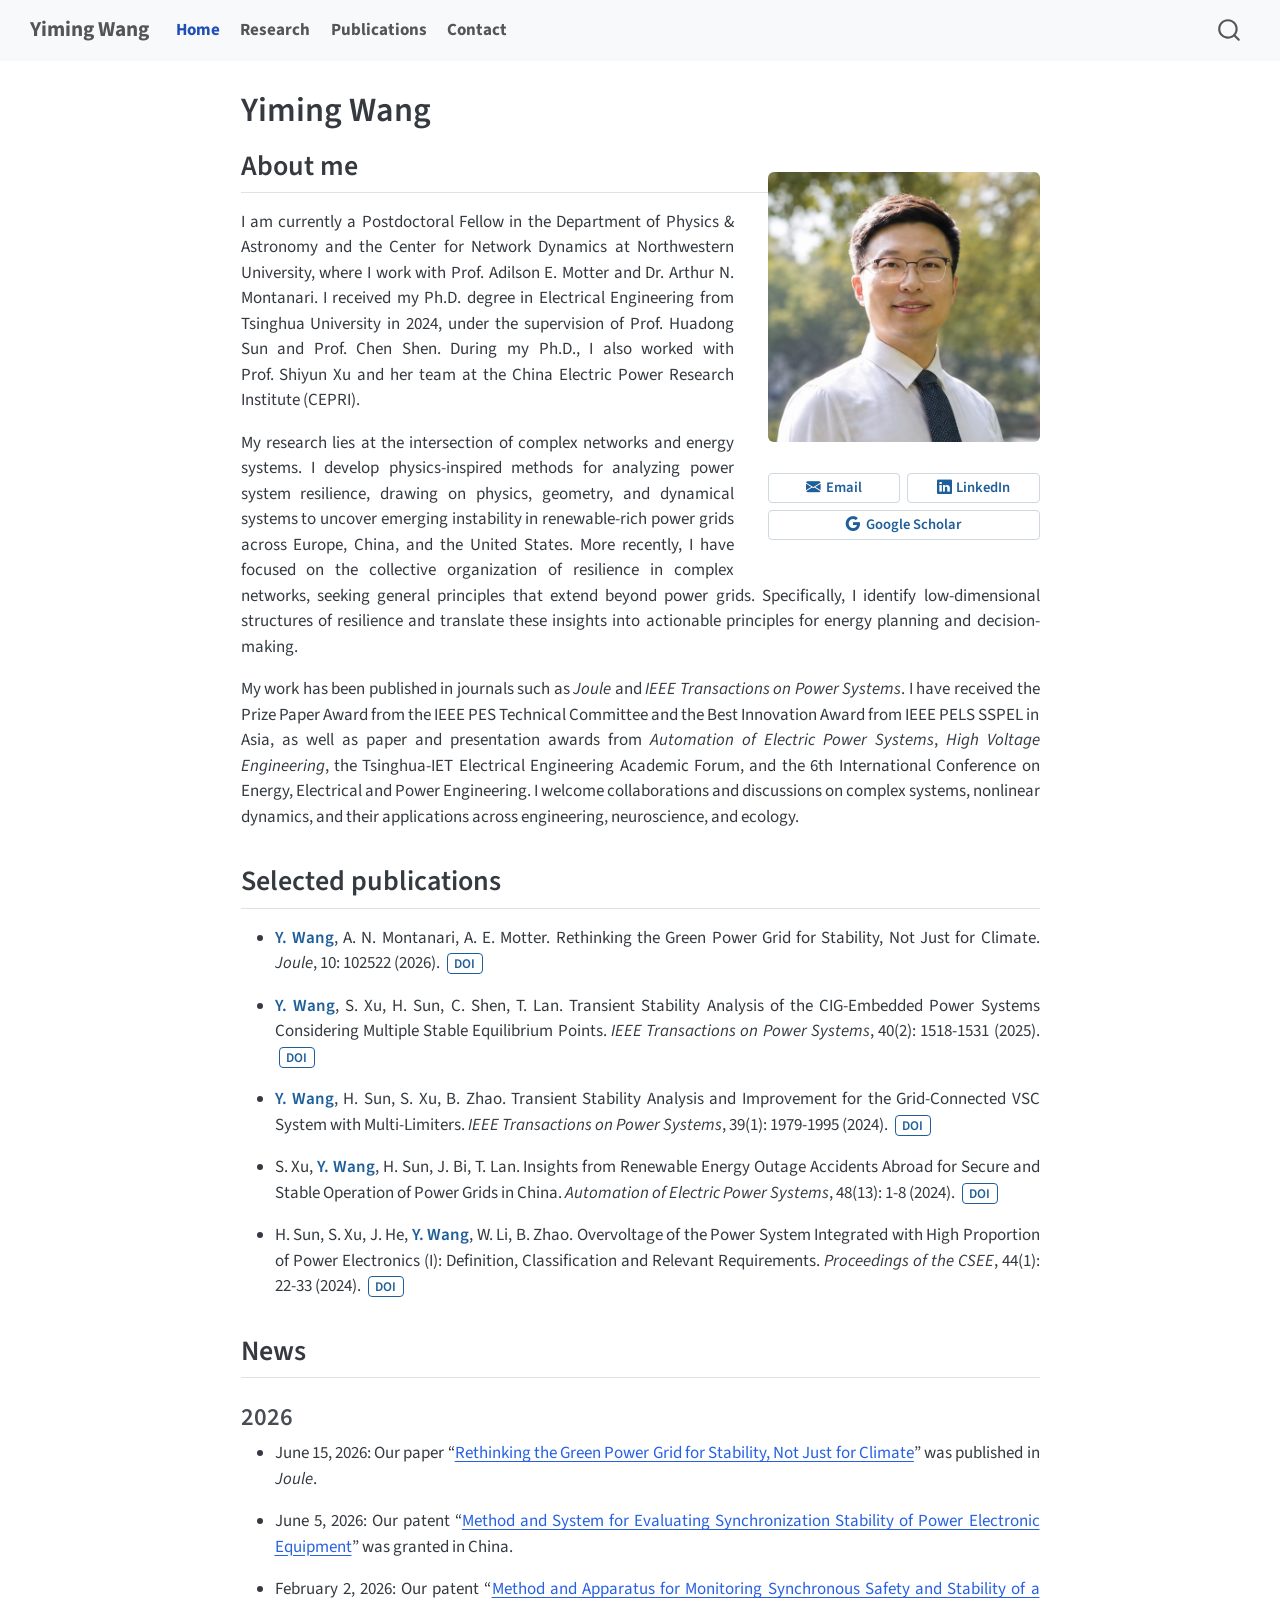
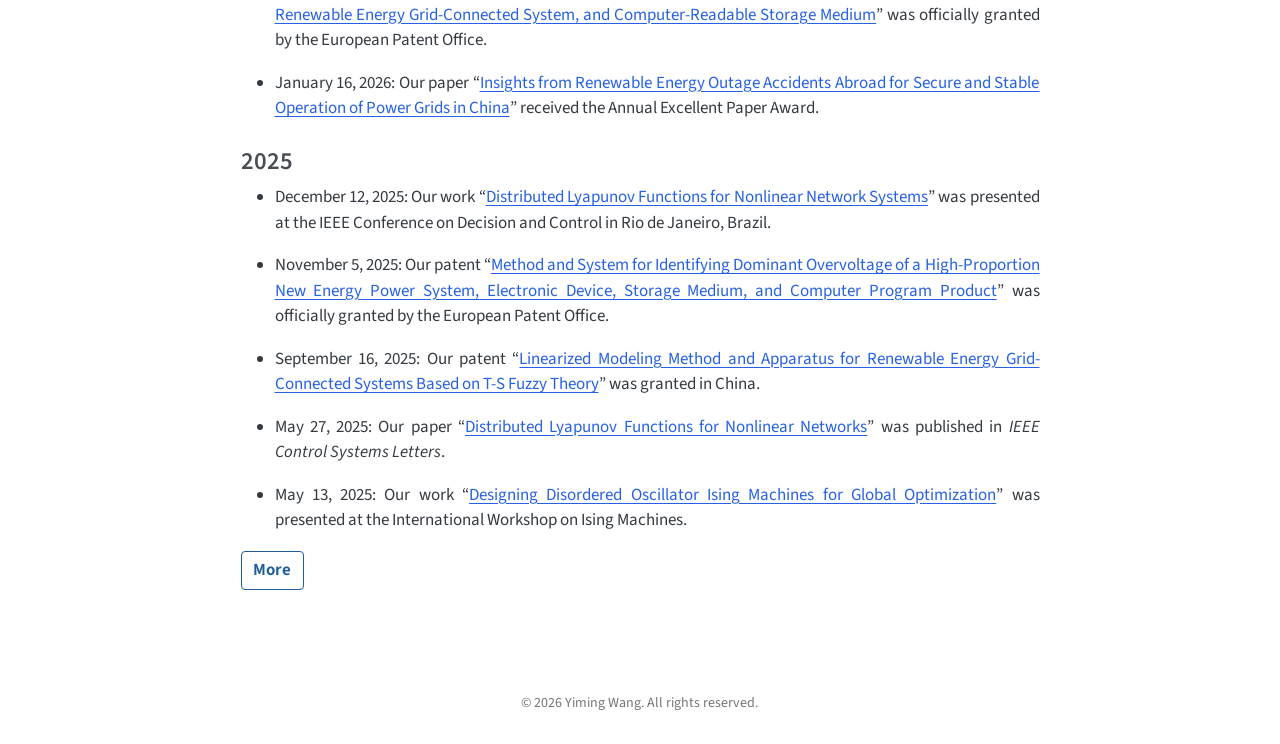
<file: index.html>
<!DOCTYPE html>
<html xmlns="http://www.w3.org/1999/xhtml" lang="en" xml:lang="en"><head>

<meta charset="utf-8">
<meta name="generator" content="quarto-1.9.38">

<meta name="viewport" content="width=device-width, initial-scale=1.0, user-scalable=yes">


<title>Yiming Wang</title>
<style>
/* Default styles provided by pandoc.
** See https://pandoc.org/MANUAL.html#variables-for-html for config info.
*/
code{white-space: pre-wrap;}
span.smallcaps{font-variant: small-caps;}
div.columns{display: flex; gap: min(4vw, 1.5em);}
div.column{flex: auto; overflow-x: auto;}
div.hanging-indent{margin-left: 1.5em; text-indent: -1.5em;}
ul.task-list{list-style: none;}
ul.task-list li input[type="checkbox"] {
  width: 0.8em;
  margin: 0 0.8em 0.2em -1em; /* quarto-specific, see https://github.com/quarto-dev/quarto-cli/issues/4556 */ 
  vertical-align: middle;
}
</style>


<script src="site_libs/quarto-nav/quarto-nav.js"></script>
<script src="site_libs/quarto-nav/headroom.min.js"></script>
<script src="site_libs/clipboard/clipboard.min.js"></script>
<script src="site_libs/quarto-search/autocomplete.umd.js"></script>
<script src="site_libs/quarto-search/fuse.min.js"></script>
<script src="site_libs/quarto-search/quarto-search.js"></script>
<meta name="quarto:offset" content="./">
<script src="site_libs/quarto-html/quarto.js" type="module"></script>
<script src="site_libs/quarto-html/tabsets/tabsets.js" type="module"></script>
<script src="site_libs/quarto-html/popper.min.js"></script>
<script src="site_libs/quarto-html/tippy.umd.min.js"></script>
<script src="site_libs/quarto-html/anchor.min.js"></script>
<link href="site_libs/quarto-html/tippy.css" rel="stylesheet">
<link href="site_libs/quarto-html/quarto-syntax-highlighting-15634bcf2e68342d4ad2dfa704d543f6.css" rel="stylesheet" id="quarto-text-highlighting-styles">
<script src="site_libs/bootstrap/bootstrap.min.js"></script>
<link href="site_libs/bootstrap/bootstrap-icons.css" rel="stylesheet">
<link href="site_libs/bootstrap/bootstrap-a0f9fd0d421825b736dc1bbcbcba2219.min.css" rel="stylesheet" append-hash="true" id="quarto-bootstrap" data-mode="light">
<script id="quarto-search-options" type="application/json">{
  "location": "navbar",
  "copy-button": false,
  "collapse-after": 3,
  "panel-placement": "end",
  "type": "overlay",
  "limit": 50,
  "keyboard-shortcut": [
    "f",
    "/",
    "s"
  ],
  "show-item-context": false,
  "language": {
    "search-no-results-text": "No results",
    "search-matching-documents-text": "matching documents",
    "search-copy-link-title": "Copy link to search",
    "search-hide-matches-text": "Hide additional matches",
    "search-more-match-text": "more match in this document",
    "search-more-matches-text": "more matches in this document",
    "search-clear-button-title": "Clear",
    "search-text-placeholder": "",
    "search-detached-cancel-button-title": "Cancel",
    "search-submit-button-title": "Submit",
    "search-label": "Search"
  }
}</script>
<script async="" src="https://www.googletagmanager.com/gtag/js?id=G-R5DERV7YCC"></script>

<script type="text/javascript">

window.dataLayer = window.dataLayer || [];
function gtag(){dataLayer.push(arguments);}
gtag('js', new Date());
gtag('config', 'G-R5DERV7YCC', { 'anonymize_ip': true});
</script>


<link rel="stylesheet" href="styles.css">
</head>

<body class="nav-fixed fullcontent quarto-light">

<div id="quarto-search-results"></div>
  <header id="quarto-header" class="headroom fixed-top">
    <nav class="navbar navbar-expand-lg " data-bs-theme="dark">
      <div class="navbar-container container-fluid">
      <div class="navbar-brand-container mx-auto">
    <a class="navbar-brand" href="./index.html">
    <span class="navbar-title">Yiming Wang</span>
    </a>
  </div>
            <div id="quarto-search" class="" title="Search"></div>
          <button class="navbar-toggler" type="button" data-bs-toggle="collapse" data-bs-target="#navbarCollapse" aria-controls="navbarCollapse" role="menu" aria-expanded="false" aria-label="Toggle navigation" onclick="if (window.quartoToggleHeadroom) { window.quartoToggleHeadroom(); }">
  <span class="navbar-toggler-icon"></span>
</button>
          <div class="collapse navbar-collapse" id="navbarCollapse">
            <ul class="navbar-nav navbar-nav-scroll me-auto">
  <li class="nav-item">
    <a class="nav-link active" href="./index.html" aria-current="page"> 
<span class="menu-text">Home</span></a>
  </li>  
  <li class="nav-item">
    <a class="nav-link" href="./research.html"> 
<span class="menu-text">Research</span></a>
  </li>  
  <li class="nav-item">
    <a class="nav-link" href="./publications.html"> 
<span class="menu-text">Publications</span></a>
  </li>  
  <li class="nav-item">
    <a class="nav-link" href="./contact.html"> 
<span class="menu-text">Contact</span></a>
  </li>  
</ul>
          </div> <!-- /navcollapse -->
            <div class="quarto-navbar-tools">
</div>
      </div> <!-- /container-fluid -->
    </nav>
</header>
<!-- content -->
<div id="quarto-content" class="quarto-container page-columns page-rows-contents page-layout-article page-navbar">
<!-- sidebar -->
<!-- margin-sidebar -->
    
<!-- main -->
<main class="content" id="quarto-document-content">

<header id="title-block-header" class="quarto-title-block default">
<div class="quarto-title">
<h1 class="title">Yiming Wang</h1>
</div>



<div class="quarto-title-meta">

    
  
    
  </div>
  


</header>


<div class="profile-header">
<p><img src="profile.png" class="profile-photo img-fluid"></p>
<div class="profile-links">
<p><a class="profile-link" href="mailto:yiming.wang2@northwestern.edu"><i class="bi bi-envelope-fill"></i><span>Email</span></a> <a class="profile-link" href="https://scholar.google.com/citations?user=mhe1PYMAAAAJ&amp;hl=zh-CN&amp;oi=ao"><i class="bi bi-google"></i><span>Google Scholar</span></a> <a class="profile-link" href="https://www.linkedin.com/in/yiming-wang-5ab6492b9?trk=people-guest_people_search-card"><i class="bi bi-linkedin"></i><span>LinkedIn</span></a></p>
</div>
</div>
<section id="about-me" class="level2">
<h2 class="anchored" data-anchor-id="about-me">About me</h2>
<p>I am currently a Postdoctoral Fellow in the Department of Physics &amp; Astronomy and the Center for Network Dynamics at Northwestern University, where I work with Prof.&nbsp;Adilson E. Motter and Dr.&nbsp;Arthur N. Montanari. I received my Ph.D.&nbsp;degree in Electrical Engineering from Tsinghua University in 2024, under the supervision of Prof.&nbsp;Huadong Sun and Prof.&nbsp;Chen Shen. During my Ph.D., I also worked with Prof.&nbsp;Shiyun Xu and her team at the China Electric Power Research Institute (CEPRI).</p>
<p>My research lies at the intersection of complex networks and energy systems. I develop physics-inspired methods for analyzing power system resilience, drawing on physics, geometry, and dynamical systems to uncover emerging instability in renewable-rich power grids across Europe, China, and the United States. More recently, I have focused on the collective organization of resilience in complex networks, seeking general principles that extend beyond power grids. Specifically, I identify low-dimensional structures of resilience and translate these insights into actionable principles for energy planning and decision-making.</p>
<p>My work has been published in journals such as <em>Joule</em> and <em>IEEE Transactions on Power Systems</em>. I have received the Prize Paper Award from the IEEE PES Technical Committee and the Best Innovation Award from IEEE PELS SSPEL in Asia, as well as paper and presentation awards from <em>Automation of Electric Power Systems</em>, <em>High Voltage Engineering</em>, the Tsinghua-IET Electrical Engineering Academic Forum, and the 6th International Conference on Energy, Electrical and Power Engineering. I welcome collaborations and discussions on complex systems, nonlinear dynamics, and their applications across engineering, neuroscience, and ecology.</p>
</section>
<section id="selected-publications" class="level2">
<h2 class="anchored" data-anchor-id="selected-publications">Selected publications</h2>
<ul>
<li><p><span class="author-self">Y. Wang</span>, A. N. Montanari, A. E. Motter. Rethinking the Green Power Grid for Stability, Not Just for Climate. <em>Joule</em>, 10: 102522 (2026). <a href="https://doi.org/10.1016/j.joule.2026.102522" class="doi-button">doi</a></p></li>
<li><p><span class="author-self">Y. Wang</span>, S. Xu, H. Sun, C. Shen, T. Lan. Transient Stability Analysis of the CIG-Embedded Power Systems Considering Multiple Stable Equilibrium Points. <em>IEEE Transactions on Power Systems</em>, 40(2): 1518-1531 (2025). <a href="https://doi.org/10.1109/TPWRS.2024.3440342" class="doi-button">doi</a></p></li>
<li><p><span class="author-self">Y. Wang</span>, H. Sun, S. Xu, B. Zhao. Transient Stability Analysis and Improvement for the Grid-Connected VSC System with Multi-Limiters. <em>IEEE Transactions on Power Systems</em>, 39(1): 1979-1995 (2024). <a href="https://doi.org/10.1109/TPWRS.2023.3245806" class="doi-button">doi</a></p></li>
<li><p>S. Xu, <span class="author-self">Y. Wang</span>, H. Sun, J. Bi, T. Lan. Insights from Renewable Energy Outage Accidents Abroad for Secure and Stable Operation of Power Grids in China. <em>Automation of Electric Power Systems</em>, 48(13): 1-8 (2024). <a href="http://dx.doi.org/10.7500/AEPS20230808004" class="doi-button">doi</a></p></li>
<li><p>H. Sun, S. Xu, J. He, <span class="author-self">Y. Wang</span>, W. Li, B. Zhao. Overvoltage of the Power System Integrated with High Proportion of Power Electronics (I): Definition, Classification and Relevant Requirements. <em>Proceedings of the CSEE</em>, 44(1): 22-33 (2024). <a href="https://doi.org/10.13334/j.0258-8013.pcsee.222401" class="doi-button">doi</a></p></li>
</ul>
</section>
<section id="news" class="level2">
<h2 class="anchored" data-anchor-id="news">News</h2>
<section id="section" class="level3">
<h3 class="anchored" data-anchor-id="section">2026</h3>
<ul>
<li><p>June 15, 2026: Our paper “<a href="https://www.cell.com/joule/fulltext/S2542-4351(26)00206-0">Rethinking the Green Power Grid for Stability, Not Just for Climate</a>” was published in <em>Joule</em>.</p></li>
<li><p>June 5, 2026: Our patent “<a href="https://pss-system.cponline.cnipa.gov.cn/conventionalSearch">Method and System for Evaluating Synchronization Stability of Power Electronic Equipment</a>” was granted in China.</p></li>
<li><p>February 2, 2026: Our patent “<a href="https://worldwide.espacenet.com/patent/search/family/078956840/publication/EP4203230A1?q=EP4203230">Method and Apparatus for Monitoring Synchronous Safety and Stability of a Renewable Energy Grid-Connected System, and Computer-Readable Storage Medium</a>” was officially granted by the European Patent Office.</p></li>
<li><p>January 16, 2026: Our paper “<a href="http://dx.doi.org/10.7500/AEPS20230808004">Insights from Renewable Energy Outage Accidents Abroad for Secure and Stable Operation of Power Grids in China</a>” received the Annual Excellent Paper Award.</p></li>
</ul>
</section>
<section id="section-1" class="level3">
<h3 class="anchored" data-anchor-id="section-1">2025</h3>
<ul>
<li><p>December 12, 2025: Our work “<a href="https://ieeecss.org/event/64th-ieee-conference-decision-and-control">Distributed Lyapunov Functions for Nonlinear Network Systems</a>” was presented at the IEEE Conference on Decision and Control in Rio de Janeiro, Brazil.</p></li>
<li><p>November 5, 2025: Our patent “<a href="https://worldwide.espacenet.com/patent/search/family/085574702/publication/EP4350918A1?q=EP4350918">Method and System for Identifying Dominant Overvoltage of a High-Proportion New Energy Power System, Electronic Device, Storage Medium, and Computer Program Product</a>” was officially granted by the European Patent Office.</p></li>
<li><p>September 16, 2025: Our patent “<a href="https://pss-system.cponline.cnipa.gov.cn/conventionalSearch">Linearized Modeling Method and Apparatus for Renewable Energy Grid-Connected Systems Based on T-S Fuzzy Theory</a>” was granted in China.</p></li>
<li><p>May 27, 2025: Our paper “<a href="https://doi.org/10.1109/LCSYS.2025.3573881">Distributed Lyapunov Functions for Nonlinear Networks</a>” was published in <em>IEEE Control Systems Letters</em>.</p></li>
<li><p>May 13, 2025: Our work “<a href="https://www.petaspin.com/isingmachines2025/">Designing Disordered Oscillator Ising Machines for Global Optimization</a>” was presented at the International Workshop on Ising Machines.</p></li>
</ul>
<div class="news-more">
<p><a href="./news.html" class="more-button">More</a></p>
</div>


</section>
</section>

</main> <!-- /main -->
<script id="quarto-html-after-body" type="application/javascript">
  window.document.addEventListener("DOMContentLoaded", function (event) {
    const icon = "";
    const anchorJS = new window.AnchorJS();
    anchorJS.options = {
      placement: 'right',
      icon: icon
    };
    anchorJS.add('.anchored');
    const isCodeAnnotation = (el) => {
      for (const clz of el.classList) {
        if (clz.startsWith('code-annotation-')) {                     
          return true;
        }
      }
      return false;
    }
    const onCopySuccess = function(e) {
      // button target
      const button = e.trigger;
      // don't keep focus
      button.blur();
      // flash "checked"
      button.classList.add('code-copy-button-checked');
      var currentTitle = button.getAttribute("title");
      button.setAttribute("title", "Copied!");
      let tooltip;
      if (window.bootstrap) {
        button.setAttribute("data-bs-toggle", "tooltip");
        button.setAttribute("data-bs-placement", "left");
        button.setAttribute("data-bs-title", "Copied!");
        tooltip = new bootstrap.Tooltip(button, 
          { trigger: "manual", 
            customClass: "code-copy-button-tooltip",
            offset: [0, -8]});
        tooltip.show();    
      }
      setTimeout(function() {
        if (tooltip) {
          tooltip.hide();
          button.removeAttribute("data-bs-title");
          button.removeAttribute("data-bs-toggle");
          button.removeAttribute("data-bs-placement");
        }
        button.setAttribute("title", currentTitle);
        button.classList.remove('code-copy-button-checked');
      }, 1000);
      // clear code selection
      e.clearSelection();
    }
    const getTextToCopy = function(trigger) {
      const outerScaffold = trigger.parentElement.cloneNode(true);
      const codeEl = outerScaffold.querySelector('code');
      for (const childEl of codeEl.children) {
        if (isCodeAnnotation(childEl)) {
          childEl.remove();
        }
      }
      return codeEl.innerText;
    }
    const clipboard = new window.ClipboardJS('.code-copy-button:not([data-in-quarto-modal])', {
      text: getTextToCopy
    });
    clipboard.on('success', onCopySuccess);
    if (window.document.getElementById('quarto-embedded-source-code-modal')) {
      const clipboardModal = new window.ClipboardJS('.code-copy-button[data-in-quarto-modal]', {
        text: getTextToCopy,
        container: window.document.getElementById('quarto-embedded-source-code-modal')
      });
      clipboardModal.on('success', onCopySuccess);
    }
      var localhostRegex = new RegExp(/^(?:http|https):\/\/localhost\:?[0-9]*\//);
      var mailtoRegex = new RegExp(/^mailto:/);
        var filterRegex = new RegExp("https:\/\/yiming-network\.github\.io\/");
      var isInternal = (href) => {
          return filterRegex.test(href) || localhostRegex.test(href) || mailtoRegex.test(href);
      }
      // Inspect non-navigation links and adorn them if external
     var links = window.document.querySelectorAll('a[href]:not(.nav-link):not(.navbar-brand):not(.toc-action):not(.sidebar-link):not(.sidebar-item-toggle):not(.pagination-link):not(.no-external):not([aria-hidden]):not(.dropdown-item):not(.quarto-navigation-tool):not(.about-link)');
      for (var i=0; i<links.length; i++) {
        const link = links[i];
        if (!isInternal(link.href)) {
          // undo the damage that might have been done by quarto-nav.js in the case of
          // links that we want to consider external
          if (link.dataset.originalHref !== undefined) {
            link.href = link.dataset.originalHref;
          }
        }
      }
    function tippyHover(el, contentFn, onTriggerFn, onUntriggerFn) {
      const config = {
        allowHTML: true,
        maxWidth: 500,
        delay: 100,
        arrow: false,
        appendTo: function(el) {
            return el.parentElement;
        },
        interactive: true,
        interactiveBorder: 10,
        theme: 'quarto',
        placement: 'bottom-start',
      };
      if (contentFn) {
        config.content = contentFn;
      }
      if (onTriggerFn) {
        config.onTrigger = onTriggerFn;
      }
      if (onUntriggerFn) {
        config.onUntrigger = onUntriggerFn;
      }
      window.tippy(el, config); 
    }
    const noterefs = window.document.querySelectorAll('a[role="doc-noteref"]');
    for (var i=0; i<noterefs.length; i++) {
      const ref = noterefs[i];
      tippyHover(ref, function() {
        // use id or data attribute instead here
        let href = ref.getAttribute('data-footnote-href') || ref.getAttribute('href');
        try { href = new URL(href).hash; } catch {}
        const id = href.replace(/^#\/?/, "");
        const note = window.document.getElementById(id);
        if (note) {
          return note.innerHTML;
        } else {
          return "";
        }
      });
    }
    const xrefs = window.document.querySelectorAll('a.quarto-xref');
    const processXRef = (id, note) => {
      // Strip column container classes
      const stripColumnClz = (el) => {
        el.classList.remove("page-full", "page-columns");
        if (el.children) {
          for (const child of el.children) {
            stripColumnClz(child);
          }
        }
      }
      stripColumnClz(note)
      if (id === null || id.startsWith('sec-')) {
        // Special case sections, only their first couple elements
        const container = document.createElement("div");
        if (note.children && note.children.length > 2) {
          container.appendChild(note.children[0].cloneNode(true));
          for (let i = 1; i < note.children.length; i++) {
            const child = note.children[i];
            if (child.tagName === "P" && child.innerText === "") {
              continue;
            } else {
              container.appendChild(child.cloneNode(true));
              break;
            }
          }
          if (window.Quarto?.typesetMath) {
            window.Quarto.typesetMath(container);
          }
          return container.innerHTML
        } else {
          if (window.Quarto?.typesetMath) {
            window.Quarto.typesetMath(note);
          }
          return note.innerHTML;
        }
      } else {
        // Remove any anchor links if they are present
        const anchorLink = note.querySelector('a.anchorjs-link');
        if (anchorLink) {
          anchorLink.remove();
        }
        if (window.Quarto?.typesetMath) {
          window.Quarto.typesetMath(note);
        }
        if (note.classList.contains("callout")) {
          return note.outerHTML;
        } else {
          return note.innerHTML;
        }
      }
    }
    for (var i=0; i<xrefs.length; i++) {
      const xref = xrefs[i];
      tippyHover(xref, undefined, function(instance) {
        instance.disable();
        let url = xref.getAttribute('href');
        let hash = undefined; 
        if (url.startsWith('#')) {
          hash = url;
        } else {
          try { hash = new URL(url).hash; } catch {}
        }
        if (hash) {
          const id = hash.replace(/^#\/?/, "");
          const note = window.document.getElementById(id);
          if (note !== null) {
            try {
              const html = processXRef(id, note.cloneNode(true));
              instance.setContent(html);
            } finally {
              instance.enable();
              instance.show();
            }
          } else {
            // See if we can fetch this
            fetch(url.split('#')[0])
            .then(res => res.text())
            .then(html => {
              const parser = new DOMParser();
              const htmlDoc = parser.parseFromString(html, "text/html");
              const note = htmlDoc.getElementById(id);
              if (note !== null) {
                const html = processXRef(id, note);
                instance.setContent(html);
              } 
            }).finally(() => {
              instance.enable();
              instance.show();
            });
          }
        } else {
          // See if we can fetch a full url (with no hash to target)
          // This is a special case and we should probably do some content thinning / targeting
          fetch(url)
          .then(res => res.text())
          .then(html => {
            const parser = new DOMParser();
            const htmlDoc = parser.parseFromString(html, "text/html");
            const note = htmlDoc.querySelector('main.content');
            if (note !== null) {
              // This should only happen for chapter cross references
              // (since there is no id in the URL)
              // remove the first header
              if (note.children.length > 0 && note.children[0].tagName === "HEADER") {
                note.children[0].remove();
              }
              const html = processXRef(null, note);
              instance.setContent(html);
            } 
          }).finally(() => {
            instance.enable();
            instance.show();
          });
        }
      }, function(instance) {
      });
    }
        let selectedAnnoteEl;
        const selectorForAnnotation = ( cell, annotation) => {
          let cellAttr = 'data-code-cell="' + cell + '"';
          let lineAttr = 'data-code-annotation="' +  annotation + '"';
          const selector = 'span[' + cellAttr + '][' + lineAttr + ']';
          return selector;
        }
        const selectCodeLines = (annoteEl) => {
          const doc = window.document;
          const targetCell = annoteEl.getAttribute("data-target-cell");
          const targetAnnotation = annoteEl.getAttribute("data-target-annotation");
          const annoteSpan = window.document.querySelector(selectorForAnnotation(targetCell, targetAnnotation));
          const lines = annoteSpan.getAttribute("data-code-lines").split(",");
          const lineIds = lines.map((line) => {
            return targetCell + "-" + line;
          })
          let top = null;
          let height = null;
          let parent = null;
          if (lineIds.length > 0) {
              //compute the position of the single el (top and bottom and make a div)
              const el = window.document.getElementById(lineIds[0]);
              top = el.offsetTop;
              height = el.offsetHeight;
              parent = el.parentElement.parentElement;
            if (lineIds.length > 1) {
              const lastEl = window.document.getElementById(lineIds[lineIds.length - 1]);
              const bottom = lastEl.offsetTop + lastEl.offsetHeight;
              height = bottom - top;
            }
            if (top !== null && height !== null && parent !== null) {
              // cook up a div (if necessary) and position it 
              let div = window.document.getElementById("code-annotation-line-highlight");
              if (div === null) {
                div = window.document.createElement("div");
                div.setAttribute("id", "code-annotation-line-highlight");
                div.style.position = 'absolute';
                parent.appendChild(div);
              }
              div.style.top = top - 2 + "px";
              div.style.height = height + 4 + "px";
              div.style.left = 0;
              let gutterDiv = window.document.getElementById("code-annotation-line-highlight-gutter");
              if (gutterDiv === null) {
                gutterDiv = window.document.createElement("div");
                gutterDiv.setAttribute("id", "code-annotation-line-highlight-gutter");
                gutterDiv.style.position = 'absolute';
                const codeCell = window.document.getElementById(targetCell);
                const gutter = codeCell.querySelector('.code-annotation-gutter');
                gutter.appendChild(gutterDiv);
              }
              gutterDiv.style.top = top - 2 + "px";
              gutterDiv.style.height = height + 4 + "px";
            }
            selectedAnnoteEl = annoteEl;
          }
        };
        const unselectCodeLines = () => {
          const elementsIds = ["code-annotation-line-highlight", "code-annotation-line-highlight-gutter"];
          elementsIds.forEach((elId) => {
            const div = window.document.getElementById(elId);
            if (div) {
              div.remove();
            }
          });
          selectedAnnoteEl = undefined;
        };
          // Handle positioning of the toggle
      window.addEventListener(
        "resize",
        throttle(() => {
          elRect = undefined;
          if (selectedAnnoteEl) {
            selectCodeLines(selectedAnnoteEl);
          }
        }, 10)
      );
      function throttle(fn, ms) {
      let throttle = false;
      let timer;
        return (...args) => {
          if(!throttle) { // first call gets through
              fn.apply(this, args);
              throttle = true;
          } else { // all the others get throttled
              if(timer) clearTimeout(timer); // cancel #2
              timer = setTimeout(() => {
                fn.apply(this, args);
                timer = throttle = false;
              }, ms);
          }
        };
      }
        // Attach click handler to the DT
        const annoteDls = window.document.querySelectorAll('dt[data-target-cell]');
        for (const annoteDlNode of annoteDls) {
          annoteDlNode.addEventListener('click', (event) => {
            const clickedEl = event.target;
            if (clickedEl !== selectedAnnoteEl) {
              unselectCodeLines();
              const activeEl = window.document.querySelector('dt[data-target-cell].code-annotation-active');
              if (activeEl) {
                activeEl.classList.remove('code-annotation-active');
              }
              selectCodeLines(clickedEl);
              clickedEl.classList.add('code-annotation-active');
            } else {
              // Unselect the line
              unselectCodeLines();
              clickedEl.classList.remove('code-annotation-active');
            }
          });
        }
    const findCites = (el) => {
      const parentEl = el.parentElement;
      if (parentEl) {
        const cites = parentEl.dataset.cites;
        if (cites) {
          return {
            el,
            cites: cites.split(' ')
          };
        } else {
          return findCites(el.parentElement)
        }
      } else {
        return undefined;
      }
    };
    var bibliorefs = window.document.querySelectorAll('a[role="doc-biblioref"]');
    for (var i=0; i<bibliorefs.length; i++) {
      const ref = bibliorefs[i];
      const citeInfo = findCites(ref);
      if (citeInfo) {
        tippyHover(citeInfo.el, function() {
          var popup = window.document.createElement('div');
          citeInfo.cites.forEach(function(cite) {
            var citeDiv = window.document.createElement('div');
            citeDiv.classList.add('hanging-indent');
            citeDiv.classList.add('csl-entry');
            var biblioDiv = window.document.getElementById('ref-' + cite);
            if (biblioDiv) {
              citeDiv.innerHTML = biblioDiv.innerHTML;
            }
            popup.appendChild(citeDiv);
          });
          return popup.innerHTML;
        });
      }
    }
  });
  </script>
</div> <!-- /content -->
<footer class="footer">
  <div class="nav-footer">
    <div class="nav-footer-left">
      &nbsp;
    </div>   
    <div class="nav-footer-center">
<p>© 2026 Yiming Wang. All rights reserved.</p>
</div>
    <div class="nav-footer-right">
      &nbsp;
    </div>
  </div>
</footer>




</body></html>
</file>
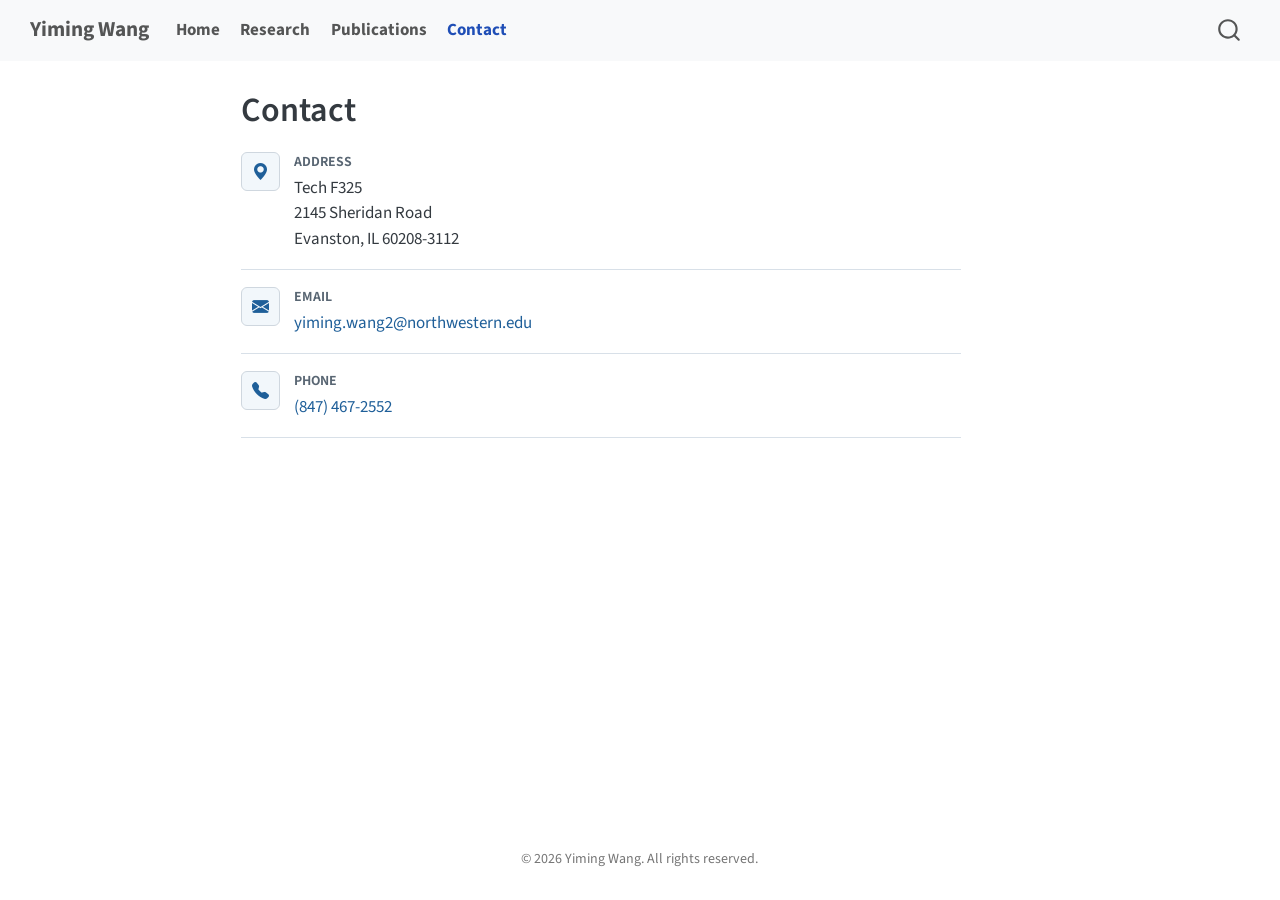
<file: contact.html>
<!DOCTYPE html>
<html xmlns="http://www.w3.org/1999/xhtml" lang="en" xml:lang="en"><head>

<meta charset="utf-8">
<meta name="generator" content="quarto-1.9.38">

<meta name="viewport" content="width=device-width, initial-scale=1.0, user-scalable=yes">


<title>Contact – Yiming Wang</title>
<style>
/* Default styles provided by pandoc.
** See https://pandoc.org/MANUAL.html#variables-for-html for config info.
*/
code{white-space: pre-wrap;}
span.smallcaps{font-variant: small-caps;}
div.columns{display: flex; gap: min(4vw, 1.5em);}
div.column{flex: auto; overflow-x: auto;}
div.hanging-indent{margin-left: 1.5em; text-indent: -1.5em;}
ul.task-list{list-style: none;}
ul.task-list li input[type="checkbox"] {
  width: 0.8em;
  margin: 0 0.8em 0.2em -1em; /* quarto-specific, see https://github.com/quarto-dev/quarto-cli/issues/4556 */ 
  vertical-align: middle;
}
</style>


<script src="site_libs/quarto-nav/quarto-nav.js"></script>
<script src="site_libs/quarto-nav/headroom.min.js"></script>
<script src="site_libs/clipboard/clipboard.min.js"></script>
<script src="site_libs/quarto-search/autocomplete.umd.js"></script>
<script src="site_libs/quarto-search/fuse.min.js"></script>
<script src="site_libs/quarto-search/quarto-search.js"></script>
<meta name="quarto:offset" content="./">
<script src="site_libs/quarto-html/quarto.js" type="module"></script>
<script src="site_libs/quarto-html/tabsets/tabsets.js" type="module"></script>
<script src="site_libs/quarto-html/popper.min.js"></script>
<script src="site_libs/quarto-html/tippy.umd.min.js"></script>
<script src="site_libs/quarto-html/anchor.min.js"></script>
<link href="site_libs/quarto-html/tippy.css" rel="stylesheet">
<link href="site_libs/quarto-html/quarto-syntax-highlighting-15634bcf2e68342d4ad2dfa704d543f6.css" rel="stylesheet" id="quarto-text-highlighting-styles">
<script src="site_libs/bootstrap/bootstrap.min.js"></script>
<link href="site_libs/bootstrap/bootstrap-icons.css" rel="stylesheet">
<link href="site_libs/bootstrap/bootstrap-a0f9fd0d421825b736dc1bbcbcba2219.min.css" rel="stylesheet" append-hash="true" id="quarto-bootstrap" data-mode="light">
<script id="quarto-search-options" type="application/json">{
  "location": "navbar",
  "copy-button": false,
  "collapse-after": 3,
  "panel-placement": "end",
  "type": "overlay",
  "limit": 50,
  "keyboard-shortcut": [
    "f",
    "/",
    "s"
  ],
  "show-item-context": false,
  "language": {
    "search-no-results-text": "No results",
    "search-matching-documents-text": "matching documents",
    "search-copy-link-title": "Copy link to search",
    "search-hide-matches-text": "Hide additional matches",
    "search-more-match-text": "more match in this document",
    "search-more-matches-text": "more matches in this document",
    "search-clear-button-title": "Clear",
    "search-text-placeholder": "",
    "search-detached-cancel-button-title": "Cancel",
    "search-submit-button-title": "Submit",
    "search-label": "Search"
  }
}</script>
<script async="" src="https://www.googletagmanager.com/gtag/js?id=G-R5DERV7YCC"></script>

<script type="text/javascript">

window.dataLayer = window.dataLayer || [];
function gtag(){dataLayer.push(arguments);}
gtag('js', new Date());
gtag('config', 'G-R5DERV7YCC', { 'anonymize_ip': true});
</script>


<link rel="stylesheet" href="styles.css">
</head>

<body class="nav-fixed fullcontent quarto-light">

<div id="quarto-search-results"></div>
  <header id="quarto-header" class="headroom fixed-top">
    <nav class="navbar navbar-expand-lg " data-bs-theme="dark">
      <div class="navbar-container container-fluid">
      <div class="navbar-brand-container mx-auto">
    <a class="navbar-brand" href="./index.html">
    <span class="navbar-title">Yiming Wang</span>
    </a>
  </div>
            <div id="quarto-search" class="" title="Search"></div>
          <button class="navbar-toggler" type="button" data-bs-toggle="collapse" data-bs-target="#navbarCollapse" aria-controls="navbarCollapse" role="menu" aria-expanded="false" aria-label="Toggle navigation" onclick="if (window.quartoToggleHeadroom) { window.quartoToggleHeadroom(); }">
  <span class="navbar-toggler-icon"></span>
</button>
          <div class="collapse navbar-collapse" id="navbarCollapse">
            <ul class="navbar-nav navbar-nav-scroll me-auto">
  <li class="nav-item">
    <a class="nav-link" href="./index.html"> 
<span class="menu-text">Home</span></a>
  </li>  
  <li class="nav-item">
    <a class="nav-link" href="./research.html"> 
<span class="menu-text">Research</span></a>
  </li>  
  <li class="nav-item">
    <a class="nav-link" href="./publications.html"> 
<span class="menu-text">Publications</span></a>
  </li>  
  <li class="nav-item">
    <a class="nav-link active" href="./contact.html" aria-current="page"> 
<span class="menu-text">Contact</span></a>
  </li>  
</ul>
          </div> <!-- /navcollapse -->
            <div class="quarto-navbar-tools">
</div>
      </div> <!-- /container-fluid -->
    </nav>
</header>
<!-- content -->
<div id="quarto-content" class="quarto-container page-columns page-rows-contents page-layout-article page-navbar">
<!-- sidebar -->
<!-- margin-sidebar -->
    
<!-- main -->
<main class="content" id="quarto-document-content">

<header id="title-block-header" class="quarto-title-block default">
<div class="quarto-title">
<h1 class="title">Contact</h1>
</div>



<div class="quarto-title-meta">

    
  
    
  </div>
  


</header>


<div class="contact-list">
  <div class="contact-item">
    <i class="bi bi-geo-alt-fill contact-icon" aria-hidden="true"></i>
    <div>
      <div class="contact-label">Address</div>
      <div class="contact-value">Tech F325<br>2145 Sheridan Road<br>Evanston, IL 60208-3112</div>
    </div>
  </div>

  <div class="contact-item">
    <i class="bi bi-envelope-fill contact-icon" aria-hidden="true"></i>
    <div>
      <div class="contact-label">Email</div>
      <div class="contact-value"><a href="mailto:yiming.wang2@northwestern.edu">yiming.wang2@northwestern.edu</a></div>
    </div>
  </div>

  <div class="contact-item">
    <i class="bi bi-telephone-fill contact-icon" aria-hidden="true"></i>
    <div>
      <div class="contact-label">Phone</div>
      <div class="contact-value"><a href="tel:+18474672552">(847) 467-2552</a></div>
    </div>
  </div>
</div>



</main> <!-- /main -->
<script id="quarto-html-after-body" type="application/javascript">
  window.document.addEventListener("DOMContentLoaded", function (event) {
    const icon = "";
    const anchorJS = new window.AnchorJS();
    anchorJS.options = {
      placement: 'right',
      icon: icon
    };
    anchorJS.add('.anchored');
    const isCodeAnnotation = (el) => {
      for (const clz of el.classList) {
        if (clz.startsWith('code-annotation-')) {                     
          return true;
        }
      }
      return false;
    }
    const onCopySuccess = function(e) {
      // button target
      const button = e.trigger;
      // don't keep focus
      button.blur();
      // flash "checked"
      button.classList.add('code-copy-button-checked');
      var currentTitle = button.getAttribute("title");
      button.setAttribute("title", "Copied!");
      let tooltip;
      if (window.bootstrap) {
        button.setAttribute("data-bs-toggle", "tooltip");
        button.setAttribute("data-bs-placement", "left");
        button.setAttribute("data-bs-title", "Copied!");
        tooltip = new bootstrap.Tooltip(button, 
          { trigger: "manual", 
            customClass: "code-copy-button-tooltip",
            offset: [0, -8]});
        tooltip.show();    
      }
      setTimeout(function() {
        if (tooltip) {
          tooltip.hide();
          button.removeAttribute("data-bs-title");
          button.removeAttribute("data-bs-toggle");
          button.removeAttribute("data-bs-placement");
        }
        button.setAttribute("title", currentTitle);
        button.classList.remove('code-copy-button-checked');
      }, 1000);
      // clear code selection
      e.clearSelection();
    }
    const getTextToCopy = function(trigger) {
      const outerScaffold = trigger.parentElement.cloneNode(true);
      const codeEl = outerScaffold.querySelector('code');
      for (const childEl of codeEl.children) {
        if (isCodeAnnotation(childEl)) {
          childEl.remove();
        }
      }
      return codeEl.innerText;
    }
    const clipboard = new window.ClipboardJS('.code-copy-button:not([data-in-quarto-modal])', {
      text: getTextToCopy
    });
    clipboard.on('success', onCopySuccess);
    if (window.document.getElementById('quarto-embedded-source-code-modal')) {
      const clipboardModal = new window.ClipboardJS('.code-copy-button[data-in-quarto-modal]', {
        text: getTextToCopy,
        container: window.document.getElementById('quarto-embedded-source-code-modal')
      });
      clipboardModal.on('success', onCopySuccess);
    }
      var localhostRegex = new RegExp(/^(?:http|https):\/\/localhost\:?[0-9]*\//);
      var mailtoRegex = new RegExp(/^mailto:/);
        var filterRegex = new RegExp("https:\/\/yiming-network\.github\.io\/");
      var isInternal = (href) => {
          return filterRegex.test(href) || localhostRegex.test(href) || mailtoRegex.test(href);
      }
      // Inspect non-navigation links and adorn them if external
     var links = window.document.querySelectorAll('a[href]:not(.nav-link):not(.navbar-brand):not(.toc-action):not(.sidebar-link):not(.sidebar-item-toggle):not(.pagination-link):not(.no-external):not([aria-hidden]):not(.dropdown-item):not(.quarto-navigation-tool):not(.about-link)');
      for (var i=0; i<links.length; i++) {
        const link = links[i];
        if (!isInternal(link.href)) {
          // undo the damage that might have been done by quarto-nav.js in the case of
          // links that we want to consider external
          if (link.dataset.originalHref !== undefined) {
            link.href = link.dataset.originalHref;
          }
        }
      }
    function tippyHover(el, contentFn, onTriggerFn, onUntriggerFn) {
      const config = {
        allowHTML: true,
        maxWidth: 500,
        delay: 100,
        arrow: false,
        appendTo: function(el) {
            return el.parentElement;
        },
        interactive: true,
        interactiveBorder: 10,
        theme: 'quarto',
        placement: 'bottom-start',
      };
      if (contentFn) {
        config.content = contentFn;
      }
      if (onTriggerFn) {
        config.onTrigger = onTriggerFn;
      }
      if (onUntriggerFn) {
        config.onUntrigger = onUntriggerFn;
      }
      window.tippy(el, config); 
    }
    const noterefs = window.document.querySelectorAll('a[role="doc-noteref"]');
    for (var i=0; i<noterefs.length; i++) {
      const ref = noterefs[i];
      tippyHover(ref, function() {
        // use id or data attribute instead here
        let href = ref.getAttribute('data-footnote-href') || ref.getAttribute('href');
        try { href = new URL(href).hash; } catch {}
        const id = href.replace(/^#\/?/, "");
        const note = window.document.getElementById(id);
        if (note) {
          return note.innerHTML;
        } else {
          return "";
        }
      });
    }
    const xrefs = window.document.querySelectorAll('a.quarto-xref');
    const processXRef = (id, note) => {
      // Strip column container classes
      const stripColumnClz = (el) => {
        el.classList.remove("page-full", "page-columns");
        if (el.children) {
          for (const child of el.children) {
            stripColumnClz(child);
          }
        }
      }
      stripColumnClz(note)
      if (id === null || id.startsWith('sec-')) {
        // Special case sections, only their first couple elements
        const container = document.createElement("div");
        if (note.children && note.children.length > 2) {
          container.appendChild(note.children[0].cloneNode(true));
          for (let i = 1; i < note.children.length; i++) {
            const child = note.children[i];
            if (child.tagName === "P" && child.innerText === "") {
              continue;
            } else {
              container.appendChild(child.cloneNode(true));
              break;
            }
          }
          if (window.Quarto?.typesetMath) {
            window.Quarto.typesetMath(container);
          }
          return container.innerHTML
        } else {
          if (window.Quarto?.typesetMath) {
            window.Quarto.typesetMath(note);
          }
          return note.innerHTML;
        }
      } else {
        // Remove any anchor links if they are present
        const anchorLink = note.querySelector('a.anchorjs-link');
        if (anchorLink) {
          anchorLink.remove();
        }
        if (window.Quarto?.typesetMath) {
          window.Quarto.typesetMath(note);
        }
        if (note.classList.contains("callout")) {
          return note.outerHTML;
        } else {
          return note.innerHTML;
        }
      }
    }
    for (var i=0; i<xrefs.length; i++) {
      const xref = xrefs[i];
      tippyHover(xref, undefined, function(instance) {
        instance.disable();
        let url = xref.getAttribute('href');
        let hash = undefined; 
        if (url.startsWith('#')) {
          hash = url;
        } else {
          try { hash = new URL(url).hash; } catch {}
        }
        if (hash) {
          const id = hash.replace(/^#\/?/, "");
          const note = window.document.getElementById(id);
          if (note !== null) {
            try {
              const html = processXRef(id, note.cloneNode(true));
              instance.setContent(html);
            } finally {
              instance.enable();
              instance.show();
            }
          } else {
            // See if we can fetch this
            fetch(url.split('#')[0])
            .then(res => res.text())
            .then(html => {
              const parser = new DOMParser();
              const htmlDoc = parser.parseFromString(html, "text/html");
              const note = htmlDoc.getElementById(id);
              if (note !== null) {
                const html = processXRef(id, note);
                instance.setContent(html);
              } 
            }).finally(() => {
              instance.enable();
              instance.show();
            });
          }
        } else {
          // See if we can fetch a full url (with no hash to target)
          // This is a special case and we should probably do some content thinning / targeting
          fetch(url)
          .then(res => res.text())
          .then(html => {
            const parser = new DOMParser();
            const htmlDoc = parser.parseFromString(html, "text/html");
            const note = htmlDoc.querySelector('main.content');
            if (note !== null) {
              // This should only happen for chapter cross references
              // (since there is no id in the URL)
              // remove the first header
              if (note.children.length > 0 && note.children[0].tagName === "HEADER") {
                note.children[0].remove();
              }
              const html = processXRef(null, note);
              instance.setContent(html);
            } 
          }).finally(() => {
            instance.enable();
            instance.show();
          });
        }
      }, function(instance) {
      });
    }
        let selectedAnnoteEl;
        const selectorForAnnotation = ( cell, annotation) => {
          let cellAttr = 'data-code-cell="' + cell + '"';
          let lineAttr = 'data-code-annotation="' +  annotation + '"';
          const selector = 'span[' + cellAttr + '][' + lineAttr + ']';
          return selector;
        }
        const selectCodeLines = (annoteEl) => {
          const doc = window.document;
          const targetCell = annoteEl.getAttribute("data-target-cell");
          const targetAnnotation = annoteEl.getAttribute("data-target-annotation");
          const annoteSpan = window.document.querySelector(selectorForAnnotation(targetCell, targetAnnotation));
          const lines = annoteSpan.getAttribute("data-code-lines").split(",");
          const lineIds = lines.map((line) => {
            return targetCell + "-" + line;
          })
          let top = null;
          let height = null;
          let parent = null;
          if (lineIds.length > 0) {
              //compute the position of the single el (top and bottom and make a div)
              const el = window.document.getElementById(lineIds[0]);
              top = el.offsetTop;
              height = el.offsetHeight;
              parent = el.parentElement.parentElement;
            if (lineIds.length > 1) {
              const lastEl = window.document.getElementById(lineIds[lineIds.length - 1]);
              const bottom = lastEl.offsetTop + lastEl.offsetHeight;
              height = bottom - top;
            }
            if (top !== null && height !== null && parent !== null) {
              // cook up a div (if necessary) and position it 
              let div = window.document.getElementById("code-annotation-line-highlight");
              if (div === null) {
                div = window.document.createElement("div");
                div.setAttribute("id", "code-annotation-line-highlight");
                div.style.position = 'absolute';
                parent.appendChild(div);
              }
              div.style.top = top - 2 + "px";
              div.style.height = height + 4 + "px";
              div.style.left = 0;
              let gutterDiv = window.document.getElementById("code-annotation-line-highlight-gutter");
              if (gutterDiv === null) {
                gutterDiv = window.document.createElement("div");
                gutterDiv.setAttribute("id", "code-annotation-line-highlight-gutter");
                gutterDiv.style.position = 'absolute';
                const codeCell = window.document.getElementById(targetCell);
                const gutter = codeCell.querySelector('.code-annotation-gutter');
                gutter.appendChild(gutterDiv);
              }
              gutterDiv.style.top = top - 2 + "px";
              gutterDiv.style.height = height + 4 + "px";
            }
            selectedAnnoteEl = annoteEl;
          }
        };
        const unselectCodeLines = () => {
          const elementsIds = ["code-annotation-line-highlight", "code-annotation-line-highlight-gutter"];
          elementsIds.forEach((elId) => {
            const div = window.document.getElementById(elId);
            if (div) {
              div.remove();
            }
          });
          selectedAnnoteEl = undefined;
        };
          // Handle positioning of the toggle
      window.addEventListener(
        "resize",
        throttle(() => {
          elRect = undefined;
          if (selectedAnnoteEl) {
            selectCodeLines(selectedAnnoteEl);
          }
        }, 10)
      );
      function throttle(fn, ms) {
      let throttle = false;
      let timer;
        return (...args) => {
          if(!throttle) { // first call gets through
              fn.apply(this, args);
              throttle = true;
          } else { // all the others get throttled
              if(timer) clearTimeout(timer); // cancel #2
              timer = setTimeout(() => {
                fn.apply(this, args);
                timer = throttle = false;
              }, ms);
          }
        };
      }
        // Attach click handler to the DT
        const annoteDls = window.document.querySelectorAll('dt[data-target-cell]');
        for (const annoteDlNode of annoteDls) {
          annoteDlNode.addEventListener('click', (event) => {
            const clickedEl = event.target;
            if (clickedEl !== selectedAnnoteEl) {
              unselectCodeLines();
              const activeEl = window.document.querySelector('dt[data-target-cell].code-annotation-active');
              if (activeEl) {
                activeEl.classList.remove('code-annotation-active');
              }
              selectCodeLines(clickedEl);
              clickedEl.classList.add('code-annotation-active');
            } else {
              // Unselect the line
              unselectCodeLines();
              clickedEl.classList.remove('code-annotation-active');
            }
          });
        }
    const findCites = (el) => {
      const parentEl = el.parentElement;
      if (parentEl) {
        const cites = parentEl.dataset.cites;
        if (cites) {
          return {
            el,
            cites: cites.split(' ')
          };
        } else {
          return findCites(el.parentElement)
        }
      } else {
        return undefined;
      }
    };
    var bibliorefs = window.document.querySelectorAll('a[role="doc-biblioref"]');
    for (var i=0; i<bibliorefs.length; i++) {
      const ref = bibliorefs[i];
      const citeInfo = findCites(ref);
      if (citeInfo) {
        tippyHover(citeInfo.el, function() {
          var popup = window.document.createElement('div');
          citeInfo.cites.forEach(function(cite) {
            var citeDiv = window.document.createElement('div');
            citeDiv.classList.add('hanging-indent');
            citeDiv.classList.add('csl-entry');
            var biblioDiv = window.document.getElementById('ref-' + cite);
            if (biblioDiv) {
              citeDiv.innerHTML = biblioDiv.innerHTML;
            }
            popup.appendChild(citeDiv);
          });
          return popup.innerHTML;
        });
      }
    }
  });
  </script>
</div> <!-- /content -->
<footer class="footer">
  <div class="nav-footer">
    <div class="nav-footer-left">
      &nbsp;
    </div>   
    <div class="nav-footer-center">
<p>© 2026 Yiming Wang. All rights reserved.</p>
</div>
    <div class="nav-footer-right">
      &nbsp;
    </div>
  </div>
</footer>




</body></html>
</file>
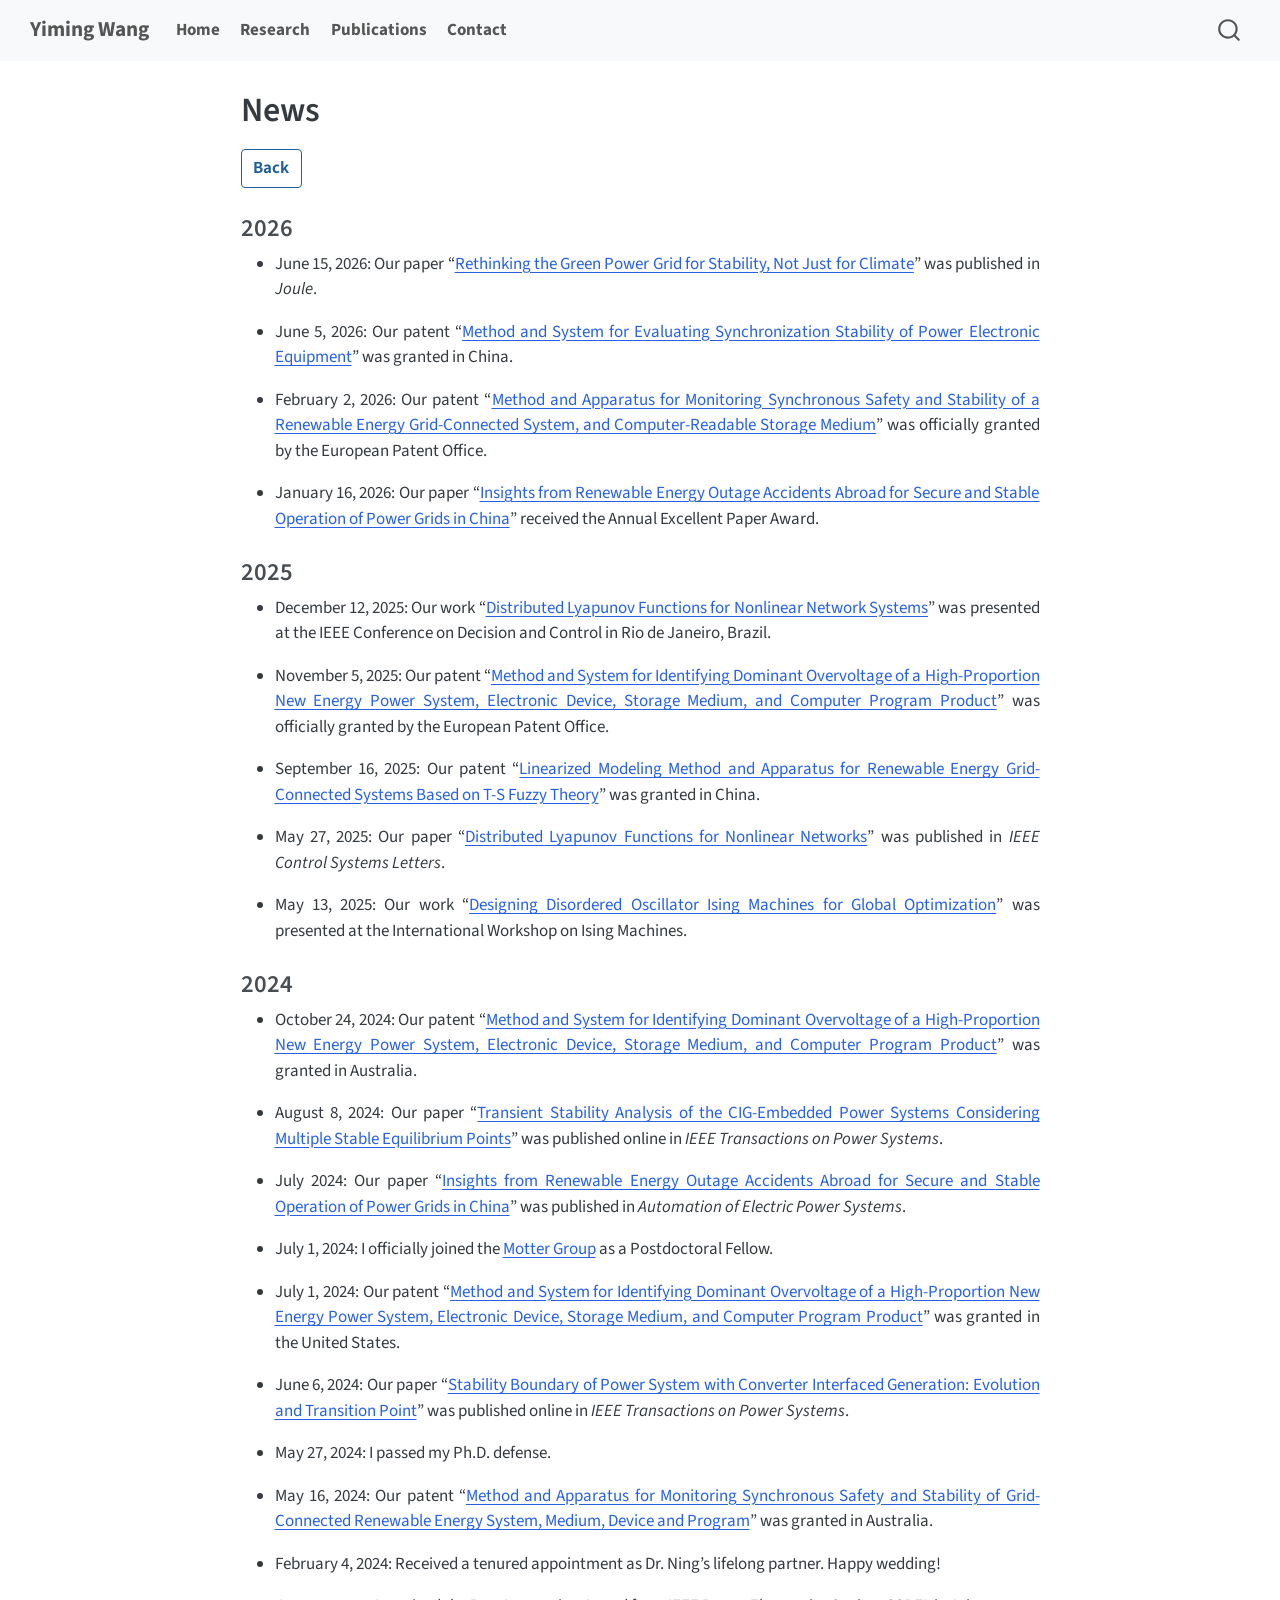
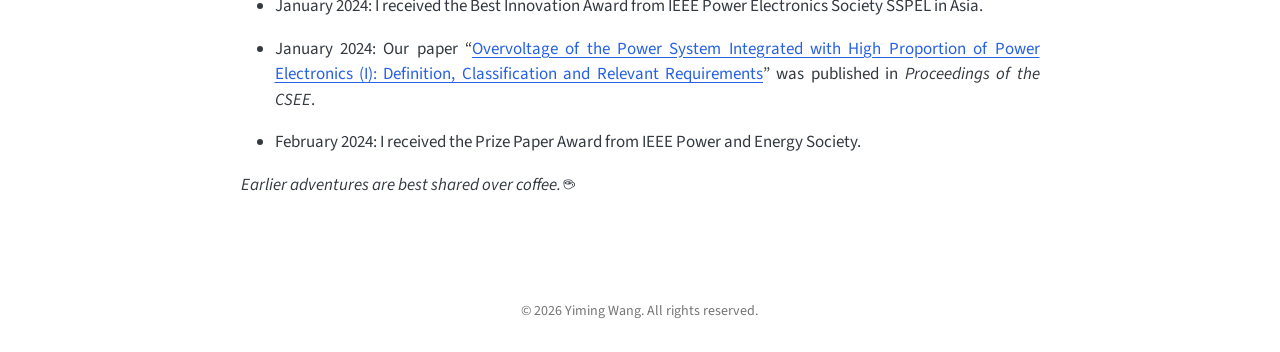
<file: news.html>
<!DOCTYPE html>
<html xmlns="http://www.w3.org/1999/xhtml" lang="en" xml:lang="en"><head>

<meta charset="utf-8">
<meta name="generator" content="quarto-1.9.38">

<meta name="viewport" content="width=device-width, initial-scale=1.0, user-scalable=yes">


<title>News – Yiming Wang</title>
<style>
/* Default styles provided by pandoc.
** See https://pandoc.org/MANUAL.html#variables-for-html for config info.
*/
code{white-space: pre-wrap;}
span.smallcaps{font-variant: small-caps;}
div.columns{display: flex; gap: min(4vw, 1.5em);}
div.column{flex: auto; overflow-x: auto;}
div.hanging-indent{margin-left: 1.5em; text-indent: -1.5em;}
ul.task-list{list-style: none;}
ul.task-list li input[type="checkbox"] {
  width: 0.8em;
  margin: 0 0.8em 0.2em -1em; /* quarto-specific, see https://github.com/quarto-dev/quarto-cli/issues/4556 */ 
  vertical-align: middle;
}
</style>


<script src="site_libs/quarto-nav/quarto-nav.js"></script>
<script src="site_libs/quarto-nav/headroom.min.js"></script>
<script src="site_libs/clipboard/clipboard.min.js"></script>
<script src="site_libs/quarto-search/autocomplete.umd.js"></script>
<script src="site_libs/quarto-search/fuse.min.js"></script>
<script src="site_libs/quarto-search/quarto-search.js"></script>
<meta name="quarto:offset" content="./">
<script src="site_libs/quarto-html/quarto.js" type="module"></script>
<script src="site_libs/quarto-html/tabsets/tabsets.js" type="module"></script>
<script src="site_libs/quarto-html/popper.min.js"></script>
<script src="site_libs/quarto-html/tippy.umd.min.js"></script>
<script src="site_libs/quarto-html/anchor.min.js"></script>
<link href="site_libs/quarto-html/tippy.css" rel="stylesheet">
<link href="site_libs/quarto-html/quarto-syntax-highlighting-15634bcf2e68342d4ad2dfa704d543f6.css" rel="stylesheet" id="quarto-text-highlighting-styles">
<script src="site_libs/bootstrap/bootstrap.min.js"></script>
<link href="site_libs/bootstrap/bootstrap-icons.css" rel="stylesheet">
<link href="site_libs/bootstrap/bootstrap-a0f9fd0d421825b736dc1bbcbcba2219.min.css" rel="stylesheet" append-hash="true" id="quarto-bootstrap" data-mode="light">
<script id="quarto-search-options" type="application/json">{
  "location": "navbar",
  "copy-button": false,
  "collapse-after": 3,
  "panel-placement": "end",
  "type": "overlay",
  "limit": 50,
  "keyboard-shortcut": [
    "f",
    "/",
    "s"
  ],
  "show-item-context": false,
  "language": {
    "search-no-results-text": "No results",
    "search-matching-documents-text": "matching documents",
    "search-copy-link-title": "Copy link to search",
    "search-hide-matches-text": "Hide additional matches",
    "search-more-match-text": "more match in this document",
    "search-more-matches-text": "more matches in this document",
    "search-clear-button-title": "Clear",
    "search-text-placeholder": "",
    "search-detached-cancel-button-title": "Cancel",
    "search-submit-button-title": "Submit",
    "search-label": "Search"
  }
}</script>
<script async="" src="https://www.googletagmanager.com/gtag/js?id=G-R5DERV7YCC"></script>

<script type="text/javascript">

window.dataLayer = window.dataLayer || [];
function gtag(){dataLayer.push(arguments);}
gtag('js', new Date());
gtag('config', 'G-R5DERV7YCC', { 'anonymize_ip': true});
</script>


<link rel="stylesheet" href="styles.css">
</head>

<body class="nav-fixed fullcontent quarto-light">

<div id="quarto-search-results"></div>
  <header id="quarto-header" class="headroom fixed-top">
    <nav class="navbar navbar-expand-lg " data-bs-theme="dark">
      <div class="navbar-container container-fluid">
      <div class="navbar-brand-container mx-auto">
    <a class="navbar-brand" href="./index.html">
    <span class="navbar-title">Yiming Wang</span>
    </a>
  </div>
            <div id="quarto-search" class="" title="Search"></div>
          <button class="navbar-toggler" type="button" data-bs-toggle="collapse" data-bs-target="#navbarCollapse" aria-controls="navbarCollapse" role="menu" aria-expanded="false" aria-label="Toggle navigation" onclick="if (window.quartoToggleHeadroom) { window.quartoToggleHeadroom(); }">
  <span class="navbar-toggler-icon"></span>
</button>
          <div class="collapse navbar-collapse" id="navbarCollapse">
            <ul class="navbar-nav navbar-nav-scroll me-auto">
  <li class="nav-item">
    <a class="nav-link" href="./index.html"> 
<span class="menu-text">Home</span></a>
  </li>  
  <li class="nav-item">
    <a class="nav-link" href="./research.html"> 
<span class="menu-text">Research</span></a>
  </li>  
  <li class="nav-item">
    <a class="nav-link" href="./publications.html"> 
<span class="menu-text">Publications</span></a>
  </li>  
  <li class="nav-item">
    <a class="nav-link" href="./contact.html"> 
<span class="menu-text">Contact</span></a>
  </li>  
</ul>
          </div> <!-- /navcollapse -->
            <div class="quarto-navbar-tools">
</div>
      </div> <!-- /container-fluid -->
    </nav>
</header>
<!-- content -->
<div id="quarto-content" class="quarto-container page-columns page-rows-contents page-layout-article page-navbar">
<!-- sidebar -->
<!-- margin-sidebar -->
    
<!-- main -->
<main class="content" id="quarto-document-content">

<header id="title-block-header" class="quarto-title-block default">
<div class="quarto-title">
<h1 class="title">News</h1>
</div>



<div class="quarto-title-meta">

    
  
    
  </div>
  


</header>


<div class="news-more news-back">
<p><a href="./index.html" class="more-button">Back</a></p>
</div>
<section id="section" class="level3">
<h3 class="anchored" data-anchor-id="section">2026</h3>
<ul>
<li><p>June 15, 2026: Our paper “<a href="https://www.cell.com/joule/fulltext/S2542-4351(26)00206-0">Rethinking the Green Power Grid for Stability, Not Just for Climate</a>” was published in <em>Joule</em>.</p></li>
<li><p>June 5, 2026: Our patent “<a href="https://pss-system.cponline.cnipa.gov.cn/conventionalSearch">Method and System for Evaluating Synchronization Stability of Power Electronic Equipment</a>” was granted in China.</p></li>
<li><p>February 2, 2026: Our patent “<a href="https://worldwide.espacenet.com/patent/search/family/078956840/publication/EP4203230A1?q=EP4203230">Method and Apparatus for Monitoring Synchronous Safety and Stability of a Renewable Energy Grid-Connected System, and Computer-Readable Storage Medium</a>” was officially granted by the European Patent Office.</p></li>
<li><p>January 16, 2026: Our paper “<a href="http://dx.doi.org/10.7500/AEPS20230808004">Insights from Renewable Energy Outage Accidents Abroad for Secure and Stable Operation of Power Grids in China</a>” received the Annual Excellent Paper Award.</p></li>
</ul>
</section>
<section id="section-1" class="level3">
<h3 class="anchored" data-anchor-id="section-1">2025</h3>
<ul>
<li><p>December 12, 2025: Our work “<a href="https://ieeecss.org/event/64th-ieee-conference-decision-and-control">Distributed Lyapunov Functions for Nonlinear Network Systems</a>” was presented at the IEEE Conference on Decision and Control in Rio de Janeiro, Brazil.</p></li>
<li><p>November 5, 2025: Our patent “<a href="https://worldwide.espacenet.com/patent/search/family/085574702/publication/EP4350918A1?q=EP4350918">Method and System for Identifying Dominant Overvoltage of a High-Proportion New Energy Power System, Electronic Device, Storage Medium, and Computer Program Product</a>” was officially granted by the European Patent Office.</p></li>
<li><p>September 16, 2025: Our patent “<a href="https://pss-system.cponline.cnipa.gov.cn/conventionalSearch">Linearized Modeling Method and Apparatus for Renewable Energy Grid-Connected Systems Based on T-S Fuzzy Theory</a>” was granted in China.</p></li>
<li><p>May 27, 2025: Our paper “<a href="https://doi.org/10.1109/LCSYS.2025.3573881">Distributed Lyapunov Functions for Nonlinear Networks</a>” was published in <em>IEEE Control Systems Letters</em>.</p></li>
<li><p>May 13, 2025: Our work “<a href="https://www.petaspin.com/isingmachines2025/">Designing Disordered Oscillator Ising Machines for Global Optimization</a>” was presented at the International Workshop on Ising Machines.</p></li>
</ul>
</section>
<section id="section-2" class="level3">
<h3 class="anchored" data-anchor-id="section-2">2024</h3>
<ul>
<li><p>October 24, 2024: Our patent “<a href="https://ipsearch.ipaustralia.gov.au/patents/">Method and System for Identifying Dominant Overvoltage of a High-Proportion New Energy Power System, Electronic Device, Storage Medium, and Computer Program Product</a>” was granted in Australia.</p></li>
<li><p>August 8, 2024: Our paper “<a href="https://ieeexplore.ieee.org/document/10631302/">Transient Stability Analysis of the CIG-Embedded Power Systems Considering Multiple Stable Equilibrium Points</a>” was published online in <em>IEEE Transactions on Power Systems</em>.</p></li>
<li><p>July 2024: Our paper “<a href="http://dx.doi.org/10.7500/AEPS20230808004">Insights from Renewable Energy Outage Accidents Abroad for Secure and Stable Operation of Power Grids in China</a>” was published in <em>Automation of Electric Power Systems</em>.</p></li>
<li><p>July 1, 2024: I officially joined the <a href="https://cnd.northwestern.edu/">Motter Group</a> as a Postdoctoral Fellow.</p></li>
<li><p>July 1, 2024: Our patent “<a href="https://ppubs.uspto.gov/pubwebapp/">Method and System for Identifying Dominant Overvoltage of a High-Proportion New Energy Power System, Electronic Device, Storage Medium, and Computer Program Product</a>” was granted in the United States.</p></li>
<li><p>June 6, 2024: Our paper “<a href="https://ieeexplore.ieee.org/document/10551510/">Stability Boundary of Power System with Converter Interfaced Generation: Evolution and Transition Point</a>” was published online in <em>IEEE Transactions on Power Systems</em>.</p></li>
<li><p>May 27, 2024: I passed my Ph.D.&nbsp;defense.</p></li>
<li><p>May 16, 2024: Our patent “<a href="https://ipsearch.ipaustralia.gov.au/patents/">Method and Apparatus for Monitoring Synchronous Safety and Stability of Grid-Connected Renewable Energy System, Medium, Device and Program</a>” was granted in Australia.</p></li>
<li><p>February 4, 2024: Received a tenured appointment as Dr.&nbsp;Ning’s lifelong partner. Happy wedding!</p></li>
<li><p>January 2024: I received the Best Innovation Award from IEEE Power Electronics Society SSPEL in Asia.</p></li>
<li><p>January 2024: Our paper “<a href="https://doi.org/10.13334/j.0258-8013.pcsee.222401">Overvoltage of the Power System Integrated with High Proportion of Power Electronics (I): Definition, Classification and Relevant Requirements</a>” was published in <em>Proceedings of the CSEE</em>.</p></li>
<li><p>February 2024: I received the Prize Paper Award from IEEE Power and Energy Society.</p></li>
</ul>
<p><em>Earlier adventures are best shared over coffee.</em> ☕</p>


</section>

</main> <!-- /main -->
<script id="quarto-html-after-body" type="application/javascript">
  window.document.addEventListener("DOMContentLoaded", function (event) {
    const icon = "";
    const anchorJS = new window.AnchorJS();
    anchorJS.options = {
      placement: 'right',
      icon: icon
    };
    anchorJS.add('.anchored');
    const isCodeAnnotation = (el) => {
      for (const clz of el.classList) {
        if (clz.startsWith('code-annotation-')) {                     
          return true;
        }
      }
      return false;
    }
    const onCopySuccess = function(e) {
      // button target
      const button = e.trigger;
      // don't keep focus
      button.blur();
      // flash "checked"
      button.classList.add('code-copy-button-checked');
      var currentTitle = button.getAttribute("title");
      button.setAttribute("title", "Copied!");
      let tooltip;
      if (window.bootstrap) {
        button.setAttribute("data-bs-toggle", "tooltip");
        button.setAttribute("data-bs-placement", "left");
        button.setAttribute("data-bs-title", "Copied!");
        tooltip = new bootstrap.Tooltip(button, 
          { trigger: "manual", 
            customClass: "code-copy-button-tooltip",
            offset: [0, -8]});
        tooltip.show();    
      }
      setTimeout(function() {
        if (tooltip) {
          tooltip.hide();
          button.removeAttribute("data-bs-title");
          button.removeAttribute("data-bs-toggle");
          button.removeAttribute("data-bs-placement");
        }
        button.setAttribute("title", currentTitle);
        button.classList.remove('code-copy-button-checked');
      }, 1000);
      // clear code selection
      e.clearSelection();
    }
    const getTextToCopy = function(trigger) {
      const outerScaffold = trigger.parentElement.cloneNode(true);
      const codeEl = outerScaffold.querySelector('code');
      for (const childEl of codeEl.children) {
        if (isCodeAnnotation(childEl)) {
          childEl.remove();
        }
      }
      return codeEl.innerText;
    }
    const clipboard = new window.ClipboardJS('.code-copy-button:not([data-in-quarto-modal])', {
      text: getTextToCopy
    });
    clipboard.on('success', onCopySuccess);
    if (window.document.getElementById('quarto-embedded-source-code-modal')) {
      const clipboardModal = new window.ClipboardJS('.code-copy-button[data-in-quarto-modal]', {
        text: getTextToCopy,
        container: window.document.getElementById('quarto-embedded-source-code-modal')
      });
      clipboardModal.on('success', onCopySuccess);
    }
      var localhostRegex = new RegExp(/^(?:http|https):\/\/localhost\:?[0-9]*\//);
      var mailtoRegex = new RegExp(/^mailto:/);
        var filterRegex = new RegExp("https:\/\/yiming-network\.github\.io\/");
      var isInternal = (href) => {
          return filterRegex.test(href) || localhostRegex.test(href) || mailtoRegex.test(href);
      }
      // Inspect non-navigation links and adorn them if external
     var links = window.document.querySelectorAll('a[href]:not(.nav-link):not(.navbar-brand):not(.toc-action):not(.sidebar-link):not(.sidebar-item-toggle):not(.pagination-link):not(.no-external):not([aria-hidden]):not(.dropdown-item):not(.quarto-navigation-tool):not(.about-link)');
      for (var i=0; i<links.length; i++) {
        const link = links[i];
        if (!isInternal(link.href)) {
          // undo the damage that might have been done by quarto-nav.js in the case of
          // links that we want to consider external
          if (link.dataset.originalHref !== undefined) {
            link.href = link.dataset.originalHref;
          }
        }
      }
    function tippyHover(el, contentFn, onTriggerFn, onUntriggerFn) {
      const config = {
        allowHTML: true,
        maxWidth: 500,
        delay: 100,
        arrow: false,
        appendTo: function(el) {
            return el.parentElement;
        },
        interactive: true,
        interactiveBorder: 10,
        theme: 'quarto',
        placement: 'bottom-start',
      };
      if (contentFn) {
        config.content = contentFn;
      }
      if (onTriggerFn) {
        config.onTrigger = onTriggerFn;
      }
      if (onUntriggerFn) {
        config.onUntrigger = onUntriggerFn;
      }
      window.tippy(el, config); 
    }
    const noterefs = window.document.querySelectorAll('a[role="doc-noteref"]');
    for (var i=0; i<noterefs.length; i++) {
      const ref = noterefs[i];
      tippyHover(ref, function() {
        // use id or data attribute instead here
        let href = ref.getAttribute('data-footnote-href') || ref.getAttribute('href');
        try { href = new URL(href).hash; } catch {}
        const id = href.replace(/^#\/?/, "");
        const note = window.document.getElementById(id);
        if (note) {
          return note.innerHTML;
        } else {
          return "";
        }
      });
    }
    const xrefs = window.document.querySelectorAll('a.quarto-xref');
    const processXRef = (id, note) => {
      // Strip column container classes
      const stripColumnClz = (el) => {
        el.classList.remove("page-full", "page-columns");
        if (el.children) {
          for (const child of el.children) {
            stripColumnClz(child);
          }
        }
      }
      stripColumnClz(note)
      if (id === null || id.startsWith('sec-')) {
        // Special case sections, only their first couple elements
        const container = document.createElement("div");
        if (note.children && note.children.length > 2) {
          container.appendChild(note.children[0].cloneNode(true));
          for (let i = 1; i < note.children.length; i++) {
            const child = note.children[i];
            if (child.tagName === "P" && child.innerText === "") {
              continue;
            } else {
              container.appendChild(child.cloneNode(true));
              break;
            }
          }
          if (window.Quarto?.typesetMath) {
            window.Quarto.typesetMath(container);
          }
          return container.innerHTML
        } else {
          if (window.Quarto?.typesetMath) {
            window.Quarto.typesetMath(note);
          }
          return note.innerHTML;
        }
      } else {
        // Remove any anchor links if they are present
        const anchorLink = note.querySelector('a.anchorjs-link');
        if (anchorLink) {
          anchorLink.remove();
        }
        if (window.Quarto?.typesetMath) {
          window.Quarto.typesetMath(note);
        }
        if (note.classList.contains("callout")) {
          return note.outerHTML;
        } else {
          return note.innerHTML;
        }
      }
    }
    for (var i=0; i<xrefs.length; i++) {
      const xref = xrefs[i];
      tippyHover(xref, undefined, function(instance) {
        instance.disable();
        let url = xref.getAttribute('href');
        let hash = undefined; 
        if (url.startsWith('#')) {
          hash = url;
        } else {
          try { hash = new URL(url).hash; } catch {}
        }
        if (hash) {
          const id = hash.replace(/^#\/?/, "");
          const note = window.document.getElementById(id);
          if (note !== null) {
            try {
              const html = processXRef(id, note.cloneNode(true));
              instance.setContent(html);
            } finally {
              instance.enable();
              instance.show();
            }
          } else {
            // See if we can fetch this
            fetch(url.split('#')[0])
            .then(res => res.text())
            .then(html => {
              const parser = new DOMParser();
              const htmlDoc = parser.parseFromString(html, "text/html");
              const note = htmlDoc.getElementById(id);
              if (note !== null) {
                const html = processXRef(id, note);
                instance.setContent(html);
              } 
            }).finally(() => {
              instance.enable();
              instance.show();
            });
          }
        } else {
          // See if we can fetch a full url (with no hash to target)
          // This is a special case and we should probably do some content thinning / targeting
          fetch(url)
          .then(res => res.text())
          .then(html => {
            const parser = new DOMParser();
            const htmlDoc = parser.parseFromString(html, "text/html");
            const note = htmlDoc.querySelector('main.content');
            if (note !== null) {
              // This should only happen for chapter cross references
              // (since there is no id in the URL)
              // remove the first header
              if (note.children.length > 0 && note.children[0].tagName === "HEADER") {
                note.children[0].remove();
              }
              const html = processXRef(null, note);
              instance.setContent(html);
            } 
          }).finally(() => {
            instance.enable();
            instance.show();
          });
        }
      }, function(instance) {
      });
    }
        let selectedAnnoteEl;
        const selectorForAnnotation = ( cell, annotation) => {
          let cellAttr = 'data-code-cell="' + cell + '"';
          let lineAttr = 'data-code-annotation="' +  annotation + '"';
          const selector = 'span[' + cellAttr + '][' + lineAttr + ']';
          return selector;
        }
        const selectCodeLines = (annoteEl) => {
          const doc = window.document;
          const targetCell = annoteEl.getAttribute("data-target-cell");
          const targetAnnotation = annoteEl.getAttribute("data-target-annotation");
          const annoteSpan = window.document.querySelector(selectorForAnnotation(targetCell, targetAnnotation));
          const lines = annoteSpan.getAttribute("data-code-lines").split(",");
          const lineIds = lines.map((line) => {
            return targetCell + "-" + line;
          })
          let top = null;
          let height = null;
          let parent = null;
          if (lineIds.length > 0) {
              //compute the position of the single el (top and bottom and make a div)
              const el = window.document.getElementById(lineIds[0]);
              top = el.offsetTop;
              height = el.offsetHeight;
              parent = el.parentElement.parentElement;
            if (lineIds.length > 1) {
              const lastEl = window.document.getElementById(lineIds[lineIds.length - 1]);
              const bottom = lastEl.offsetTop + lastEl.offsetHeight;
              height = bottom - top;
            }
            if (top !== null && height !== null && parent !== null) {
              // cook up a div (if necessary) and position it 
              let div = window.document.getElementById("code-annotation-line-highlight");
              if (div === null) {
                div = window.document.createElement("div");
                div.setAttribute("id", "code-annotation-line-highlight");
                div.style.position = 'absolute';
                parent.appendChild(div);
              }
              div.style.top = top - 2 + "px";
              div.style.height = height + 4 + "px";
              div.style.left = 0;
              let gutterDiv = window.document.getElementById("code-annotation-line-highlight-gutter");
              if (gutterDiv === null) {
                gutterDiv = window.document.createElement("div");
                gutterDiv.setAttribute("id", "code-annotation-line-highlight-gutter");
                gutterDiv.style.position = 'absolute';
                const codeCell = window.document.getElementById(targetCell);
                const gutter = codeCell.querySelector('.code-annotation-gutter');
                gutter.appendChild(gutterDiv);
              }
              gutterDiv.style.top = top - 2 + "px";
              gutterDiv.style.height = height + 4 + "px";
            }
            selectedAnnoteEl = annoteEl;
          }
        };
        const unselectCodeLines = () => {
          const elementsIds = ["code-annotation-line-highlight", "code-annotation-line-highlight-gutter"];
          elementsIds.forEach((elId) => {
            const div = window.document.getElementById(elId);
            if (div) {
              div.remove();
            }
          });
          selectedAnnoteEl = undefined;
        };
          // Handle positioning of the toggle
      window.addEventListener(
        "resize",
        throttle(() => {
          elRect = undefined;
          if (selectedAnnoteEl) {
            selectCodeLines(selectedAnnoteEl);
          }
        }, 10)
      );
      function throttle(fn, ms) {
      let throttle = false;
      let timer;
        return (...args) => {
          if(!throttle) { // first call gets through
              fn.apply(this, args);
              throttle = true;
          } else { // all the others get throttled
              if(timer) clearTimeout(timer); // cancel #2
              timer = setTimeout(() => {
                fn.apply(this, args);
                timer = throttle = false;
              }, ms);
          }
        };
      }
        // Attach click handler to the DT
        const annoteDls = window.document.querySelectorAll('dt[data-target-cell]');
        for (const annoteDlNode of annoteDls) {
          annoteDlNode.addEventListener('click', (event) => {
            const clickedEl = event.target;
            if (clickedEl !== selectedAnnoteEl) {
              unselectCodeLines();
              const activeEl = window.document.querySelector('dt[data-target-cell].code-annotation-active');
              if (activeEl) {
                activeEl.classList.remove('code-annotation-active');
              }
              selectCodeLines(clickedEl);
              clickedEl.classList.add('code-annotation-active');
            } else {
              // Unselect the line
              unselectCodeLines();
              clickedEl.classList.remove('code-annotation-active');
            }
          });
        }
    const findCites = (el) => {
      const parentEl = el.parentElement;
      if (parentEl) {
        const cites = parentEl.dataset.cites;
        if (cites) {
          return {
            el,
            cites: cites.split(' ')
          };
        } else {
          return findCites(el.parentElement)
        }
      } else {
        return undefined;
      }
    };
    var bibliorefs = window.document.querySelectorAll('a[role="doc-biblioref"]');
    for (var i=0; i<bibliorefs.length; i++) {
      const ref = bibliorefs[i];
      const citeInfo = findCites(ref);
      if (citeInfo) {
        tippyHover(citeInfo.el, function() {
          var popup = window.document.createElement('div');
          citeInfo.cites.forEach(function(cite) {
            var citeDiv = window.document.createElement('div');
            citeDiv.classList.add('hanging-indent');
            citeDiv.classList.add('csl-entry');
            var biblioDiv = window.document.getElementById('ref-' + cite);
            if (biblioDiv) {
              citeDiv.innerHTML = biblioDiv.innerHTML;
            }
            popup.appendChild(citeDiv);
          });
          return popup.innerHTML;
        });
      }
    }
  });
  </script>
</div> <!-- /content -->
<footer class="footer">
  <div class="nav-footer">
    <div class="nav-footer-left">
      &nbsp;
    </div>   
    <div class="nav-footer-center">
<p>© 2026 Yiming Wang. All rights reserved.</p>
</div>
    <div class="nav-footer-right">
      &nbsp;
    </div>
  </div>
</footer>




</body></html>
</file>
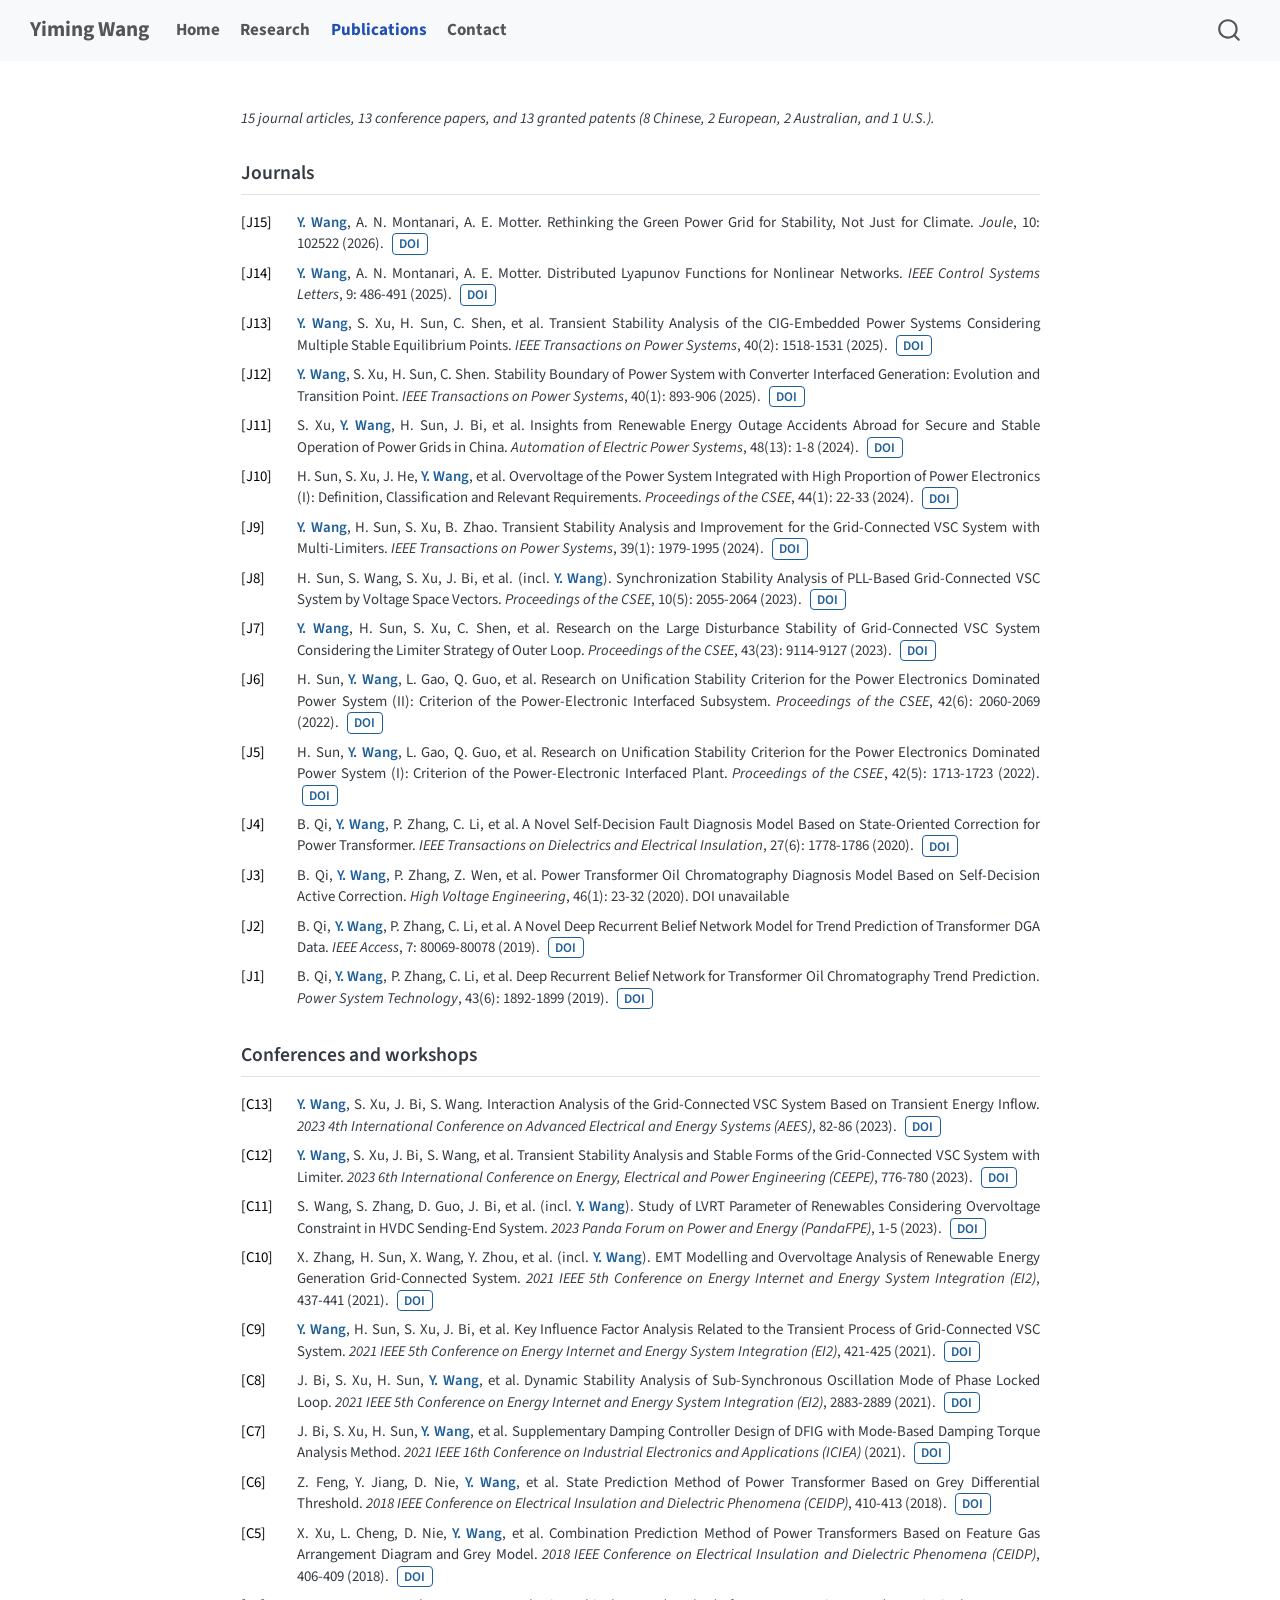
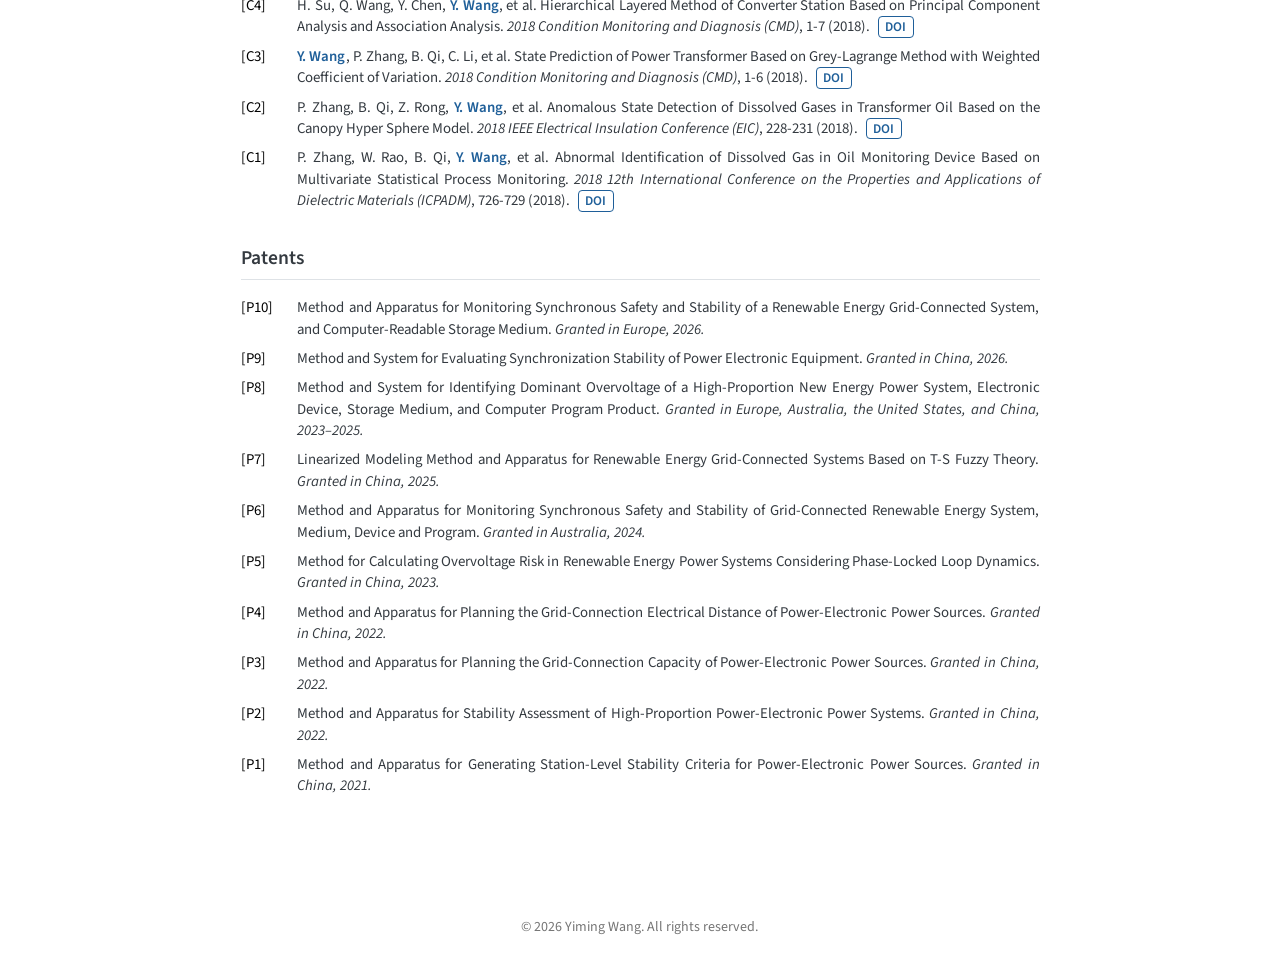
<file: publications.html>
<!DOCTYPE html>
<html xmlns="http://www.w3.org/1999/xhtml" lang="en" xml:lang="en"><head>

<meta charset="utf-8">
<meta name="generator" content="quarto-1.9.38">

<meta name="viewport" content="width=device-width, initial-scale=1.0, user-scalable=yes">


<title>publications – Yiming Wang</title>
<style>
/* Default styles provided by pandoc.
** See https://pandoc.org/MANUAL.html#variables-for-html for config info.
*/
code{white-space: pre-wrap;}
span.smallcaps{font-variant: small-caps;}
div.columns{display: flex; gap: min(4vw, 1.5em);}
div.column{flex: auto; overflow-x: auto;}
div.hanging-indent{margin-left: 1.5em; text-indent: -1.5em;}
ul.task-list{list-style: none;}
ul.task-list li input[type="checkbox"] {
  width: 0.8em;
  margin: 0 0.8em 0.2em -1em; /* quarto-specific, see https://github.com/quarto-dev/quarto-cli/issues/4556 */ 
  vertical-align: middle;
}
</style>


<script src="site_libs/quarto-nav/quarto-nav.js"></script>
<script src="site_libs/quarto-nav/headroom.min.js"></script>
<script src="site_libs/clipboard/clipboard.min.js"></script>
<script src="site_libs/quarto-search/autocomplete.umd.js"></script>
<script src="site_libs/quarto-search/fuse.min.js"></script>
<script src="site_libs/quarto-search/quarto-search.js"></script>
<meta name="quarto:offset" content="./">
<script src="site_libs/quarto-html/quarto.js" type="module"></script>
<script src="site_libs/quarto-html/tabsets/tabsets.js" type="module"></script>
<script src="site_libs/quarto-html/popper.min.js"></script>
<script src="site_libs/quarto-html/tippy.umd.min.js"></script>
<script src="site_libs/quarto-html/anchor.min.js"></script>
<link href="site_libs/quarto-html/tippy.css" rel="stylesheet">
<link href="site_libs/quarto-html/quarto-syntax-highlighting-15634bcf2e68342d4ad2dfa704d543f6.css" rel="stylesheet" id="quarto-text-highlighting-styles">
<script src="site_libs/bootstrap/bootstrap.min.js"></script>
<link href="site_libs/bootstrap/bootstrap-icons.css" rel="stylesheet">
<link href="site_libs/bootstrap/bootstrap-a0f9fd0d421825b736dc1bbcbcba2219.min.css" rel="stylesheet" append-hash="true" id="quarto-bootstrap" data-mode="light">
<script id="quarto-search-options" type="application/json">{
  "location": "navbar",
  "copy-button": false,
  "collapse-after": 3,
  "panel-placement": "end",
  "type": "overlay",
  "limit": 50,
  "keyboard-shortcut": [
    "f",
    "/",
    "s"
  ],
  "show-item-context": false,
  "language": {
    "search-no-results-text": "No results",
    "search-matching-documents-text": "matching documents",
    "search-copy-link-title": "Copy link to search",
    "search-hide-matches-text": "Hide additional matches",
    "search-more-match-text": "more match in this document",
    "search-more-matches-text": "more matches in this document",
    "search-clear-button-title": "Clear",
    "search-text-placeholder": "",
    "search-detached-cancel-button-title": "Cancel",
    "search-submit-button-title": "Submit",
    "search-label": "Search"
  }
}</script>
<script async="" src="https://www.googletagmanager.com/gtag/js?id=G-R5DERV7YCC"></script>

<script type="text/javascript">

window.dataLayer = window.dataLayer || [];
function gtag(){dataLayer.push(arguments);}
gtag('js', new Date());
gtag('config', 'G-R5DERV7YCC', { 'anonymize_ip': true});
</script>


<link rel="stylesheet" href="styles.css">
</head>

<body class="nav-fixed fullcontent quarto-light">

<div id="quarto-search-results"></div>
  <header id="quarto-header" class="headroom fixed-top">
    <nav class="navbar navbar-expand-lg " data-bs-theme="dark">
      <div class="navbar-container container-fluid">
      <div class="navbar-brand-container mx-auto">
    <a class="navbar-brand" href="./index.html">
    <span class="navbar-title">Yiming Wang</span>
    </a>
  </div>
            <div id="quarto-search" class="" title="Search"></div>
          <button class="navbar-toggler" type="button" data-bs-toggle="collapse" data-bs-target="#navbarCollapse" aria-controls="navbarCollapse" role="menu" aria-expanded="false" aria-label="Toggle navigation" onclick="if (window.quartoToggleHeadroom) { window.quartoToggleHeadroom(); }">
  <span class="navbar-toggler-icon"></span>
</button>
          <div class="collapse navbar-collapse" id="navbarCollapse">
            <ul class="navbar-nav navbar-nav-scroll me-auto">
  <li class="nav-item">
    <a class="nav-link" href="./index.html"> 
<span class="menu-text">Home</span></a>
  </li>  
  <li class="nav-item">
    <a class="nav-link" href="./research.html"> 
<span class="menu-text">Research</span></a>
  </li>  
  <li class="nav-item">
    <a class="nav-link active" href="./publications.html" aria-current="page"> 
<span class="menu-text">Publications</span></a>
  </li>  
  <li class="nav-item">
    <a class="nav-link" href="./contact.html"> 
<span class="menu-text">Contact</span></a>
  </li>  
</ul>
          </div> <!-- /navcollapse -->
            <div class="quarto-navbar-tools">
</div>
      </div> <!-- /container-fluid -->
    </nav>
</header>
<!-- content -->
<div id="quarto-content" class="quarto-container page-columns page-rows-contents page-layout-article page-navbar">
<!-- sidebar -->
<!-- margin-sidebar -->
    
<!-- main -->
<main class="content" id="quarto-document-content"><header id="title-block-header" class="quarto-title-block"></header>




<div class="publications-page">
<p><em>15 journal articles, 13 conference papers, and 13 granted patents (8 Chinese, 2 European, 2 Australian, and 1 U.S.).</em></p>
<section id="journals" class="level2 publication-section-title">
<h2 class="publication-section-title anchored" data-anchor-id="journals">Journals</h2>
<div class="publications-list journal-list">
<ol type="1">
<li><p><span class="author-self">Y. Wang</span>, A. N. Montanari, A. E. Motter. Rethinking the Green Power Grid for Stability, Not Just for Climate. <em>Joule</em>, 10: 102522 (2026). <a href="https://doi.org/10.1016/j.joule.2026.102522" class="doi-button">doi</a></p></li>
<li><p><span class="author-self">Y. Wang</span>, A. N. Montanari, A. E. Motter. Distributed Lyapunov Functions for Nonlinear Networks. <em>IEEE Control Systems Letters</em>, 9: 486-491 (2025). <a href="https://doi.org/10.1109/LCSYS.2025.3573881" class="doi-button">doi</a></p></li>
<li><p><span class="author-self">Y. Wang</span>, S. Xu, H. Sun, C. Shen, et al.&nbsp;Transient Stability Analysis of the CIG-Embedded Power Systems Considering Multiple Stable Equilibrium Points. <em>IEEE Transactions on Power Systems</em>, 40(2): 1518-1531 (2025). <a href="https://doi.org/10.1109/TPWRS.2024.3440342" class="doi-button">doi</a></p></li>
<li><p><span class="author-self">Y. Wang</span>, S. Xu, H. Sun, C. Shen. Stability Boundary of Power System with Converter Interfaced Generation: Evolution and Transition Point. <em>IEEE Transactions on Power Systems</em>, 40(1): 893-906 (2025). <a href="https://doi.org/10.1109/TPWRS.2024.3410321" class="doi-button">doi</a></p></li>
<li><p>S. Xu, <span class="author-self">Y. Wang</span>, H. Sun, J. Bi, et al.&nbsp;Insights from Renewable Energy Outage Accidents Abroad for Secure and Stable Operation of Power Grids in China. <em>Automation of Electric Power Systems</em>, 48(13): 1-8 (2024). <a href="http://dx.doi.org/10.7500/AEPS20230808004" class="doi-button">doi</a></p></li>
<li><p>H. Sun, S. Xu, J. He, <span class="author-self">Y. Wang</span>, et al.&nbsp;Overvoltage of the Power System Integrated with High Proportion of Power Electronics (I): Definition, Classification and Relevant Requirements. <em>Proceedings of the CSEE</em>, 44(1): 22-33 (2024). <a href="https://doi.org/10.13334/j.0258-8013.pcsee.222401" class="doi-button">doi</a></p></li>
<li><p><span class="author-self">Y. Wang</span>, H. Sun, S. Xu, B. Zhao. Transient Stability Analysis and Improvement for the Grid-Connected VSC System with Multi-Limiters. <em>IEEE Transactions on Power Systems</em>, 39(1): 1979-1995 (2024). <a href="https://doi.org/10.1109/TPWRS.2023.3245806" class="doi-button">doi</a></p></li>
<li><p>H. Sun, S. Wang, S. Xu, J. Bi, et al.&nbsp;(incl.&nbsp;<span class="author-self">Y. Wang</span>). Synchronization Stability Analysis of PLL-Based Grid-Connected VSC System by Voltage Space Vectors. <em>Proceedings of the CSEE</em>, 10(5): 2055-2064 (2023). <a href="https://doi.org/10.17775/CSEEJPES.2022.04450" class="doi-button">doi</a></p></li>
<li><p><span class="author-self">Y. Wang</span>, H. Sun, S. Xu, C. Shen, et al.&nbsp;Research on the Large Disturbance Stability of Grid-Connected VSC System Considering the Limiter Strategy of Outer Loop. <em>Proceedings of the CSEE</em>, 43(23): 9114-9127 (2023). <a href="https://doi.org/10.13334/j.0258-8013.pcsee.221236" class="doi-button">doi</a></p></li>
<li><p>H. Sun, <span class="author-self">Y. Wang</span>, L. Gao, Q. Guo, et al.&nbsp;Research on Unification Stability Criterion for the Power Electronics Dominated Power System (II): Criterion of the Power-Electronic Interfaced Subsystem. <em>Proceedings of the CSEE</em>, 42(6): 2060-2069 (2022). <a href="https://doi.org/10.13334/j.0258-8013.pcsee.210488" class="doi-button">doi</a></p></li>
<li><p>H. Sun, <span class="author-self">Y. Wang</span>, L. Gao, Q. Guo, et al.&nbsp;Research on Unification Stability Criterion for the Power Electronics Dominated Power System (I): Criterion of the Power-Electronic Interfaced Plant. <em>Proceedings of the CSEE</em>, 42(5): 1713-1723 (2022). <a href="https://doi.org/10.13334/j.0258-8013.pcsee.210487" class="doi-button">doi</a></p></li>
<li><p>B. Qi, <span class="author-self">Y. Wang</span>, P. Zhang, C. Li, et al.&nbsp;A Novel Self-Decision Fault Diagnosis Model Based on State-Oriented Correction for Power Transformer. <em>IEEE Transactions on Dielectrics and Electrical Insulation</em>, 27(6): 1778-1786 (2020). <a href="https://doi.org/10.1109/TDEI.2019.008423" class="doi-button">doi</a></p></li>
<li><p>B. Qi, <span class="author-self">Y. Wang</span>, P. Zhang, Z. Wen, et al.&nbsp;Power Transformer Oil Chromatography Diagnosis Model Based on Self-Decision Active Correction. <em>High Voltage Engineering</em>, 46(1): 23-32 (2020). DOI unavailable</p></li>
<li><p>B. Qi, <span class="author-self">Y. Wang</span>, P. Zhang, C. Li, et al.&nbsp;A Novel Deep Recurrent Belief Network Model for Trend Prediction of Transformer DGA Data. <em>IEEE Access</em>, 7: 80069-80078 (2019). <a href="https://doi.org/10.1109/ACCESS.2019.2923063" class="doi-button">doi</a></p></li>
<li><p>B. Qi, <span class="author-self">Y. Wang</span>, P. Zhang, C. Li, et al.&nbsp;Deep Recurrent Belief Network for Transformer Oil Chromatography Trend Prediction. <em>Power System Technology</em>, 43(6): 1892-1899 (2019). <a href="https://doi.org/10.13335/j.1000-3673.pst.2019.0030" class="doi-button">doi</a></p></li>
</ol>
</div>
</section>
<section id="conferences-and-workshops" class="level2 publication-section-title">
<h2 class="publication-section-title anchored" data-anchor-id="conferences-and-workshops">Conferences and workshops</h2>
<div class="publications-list conference-list">
<ol type="1">
<li><p><span class="author-self">Y. Wang</span>, S. Xu, J. Bi, S. Wang. Interaction Analysis of the Grid-Connected VSC System Based on Transient Energy Inflow. <em>2023 4th International Conference on Advanced Electrical and Energy Systems (AEES)</em>, 82-86 (2023). <a href="https://doi.org/10.1109/AEES59800.2023.10469095" class="doi-button">doi</a></p></li>
<li><p><span class="author-self">Y. Wang</span>, S. Xu, J. Bi, S. Wang, et al.&nbsp;Transient Stability Analysis and Stable Forms of the Grid-Connected VSC System with Limiter. <em>2023 6th International Conference on Energy, Electrical and Power Engineering (CEEPE)</em>, 776-780 (2023). <a href="https://doi.org/10.1109/CEEPE58418.2023.10166797" class="doi-button">doi</a></p></li>
<li><p>S. Wang, S. Zhang, D. Guo, J. Bi, et al.&nbsp;(incl.&nbsp;<span class="author-self">Y. Wang</span>). Study of LVRT Parameter of Renewables Considering Overvoltage Constraint in HVDC Sending-End System. <em>2023 Panda Forum on Power and Energy (PandaFPE)</em>, 1-5 (2023). <a href="https://doi.org/10.1109/PandaFPE57779.2023.10141189" class="doi-button">doi</a></p></li>
<li><p>X. Zhang, H. Sun, X. Wang, Y. Zhou, et al.&nbsp;(incl.&nbsp;<span class="author-self">Y. Wang</span>). EMT Modelling and Overvoltage Analysis of Renewable Energy Generation Grid-Connected System. <em>2021 IEEE 5th Conference on Energy Internet and Energy System Integration (EI2)</em>, 437-441 (2021). <a href="https://doi.org/10.1109/EI252483.2021.9712931" class="doi-button">doi</a></p></li>
<li><p><span class="author-self">Y. Wang</span>, H. Sun, S. Xu, J. Bi, et al.&nbsp;Key Influence Factor Analysis Related to the Transient Process of Grid-Connected VSC System. <em>2021 IEEE 5th Conference on Energy Internet and Energy System Integration (EI2)</em>, 421-425 (2021). <a href="https://doi.org/10.1109/EI252483.2021.9713543" class="doi-button">doi</a></p></li>
<li><p>J. Bi, S. Xu, H. Sun, <span class="author-self">Y. Wang</span>, et al.&nbsp;Dynamic Stability Analysis of Sub-Synchronous Oscillation Mode of Phase Locked Loop. <em>2021 IEEE 5th Conference on Energy Internet and Energy System Integration (EI2)</em>, 2883-2889 (2021). <a href="https://doi.org/10.1109/EI252483.2021.9712953" class="doi-button">doi</a></p></li>
<li><p>J. Bi, S. Xu, H. Sun, <span class="author-self">Y. Wang</span>, et al.&nbsp;Supplementary Damping Controller Design of DFIG with Mode-Based Damping Torque Analysis Method. <em>2021 IEEE 16th Conference on Industrial Electronics and Applications (ICIEA)</em> (2021). <a href="https://doi.org/10.1109/ICIEA51954.2021.9516241" class="doi-button">doi</a></p></li>
<li><p>Z. Feng, Y. Jiang, D. Nie, <span class="author-self">Y. Wang</span>, et al.&nbsp;State Prediction Method of Power Transformer Based on Grey Differential Threshold. <em>2018 IEEE Conference on Electrical Insulation and Dielectric Phenomena (CEIDP)</em>, 410-413 (2018). <a href="https://doi.org/10.1109/CEIDP.2018.8544756" class="doi-button">doi</a></p></li>
<li><p>X. Xu, L. Cheng, D. Nie, <span class="author-self">Y. Wang</span>, et al.&nbsp;Combination Prediction Method of Power Transformers Based on Feature Gas Arrangement Diagram and Grey Model. <em>2018 IEEE Conference on Electrical Insulation and Dielectric Phenomena (CEIDP)</em>, 406-409 (2018). <a href="https://doi.org/10.1109/CEIDP.2018.8544853" class="doi-button">doi</a></p></li>
<li><p>H. Su, Q. Wang, Y. Chen, <span class="author-self">Y. Wang</span>, et al.&nbsp;Hierarchical Layered Method of Converter Station Based on Principal Component Analysis and Association Analysis. <em>2018 Condition Monitoring and Diagnosis (CMD)</em>, 1-7 (2018). <a href="https://doi.org/10.1109/CMD.2018.8535662" class="doi-button">doi</a></p></li>
<li><p><span class="author-self">Y. Wang</span>, P. Zhang, B. Qi, C. Li, et al.&nbsp;State Prediction of Power Transformer Based on Grey-Lagrange Method with Weighted Coefficient of Variation. <em>2018 Condition Monitoring and Diagnosis (CMD)</em>, 1-6 (2018). <a href="https://doi.org/10.1109/CMD.2018.8535673" class="doi-button">doi</a></p></li>
<li><p>P. Zhang, B. Qi, Z. Rong, <span class="author-self">Y. Wang</span>, et al.&nbsp;Anomalous State Detection of Dissolved Gases in Transformer Oil Based on the Canopy Hyper Sphere Model. <em>2018 IEEE Electrical Insulation Conference (EIC)</em>, 228-231 (2018). <a href="https://doi.org/10.1109/EIC.2018.8481068" class="doi-button">doi</a></p></li>
<li><p>P. Zhang, W. Rao, B. Qi, <span class="author-self">Y. Wang</span>, et al.&nbsp;Abnormal Identification of Dissolved Gas in Oil Monitoring Device Based on Multivariate Statistical Process Monitoring. <em>2018 12th International Conference on the Properties and Applications of Dielectric Materials (ICPADM)</em>, 726-729 (2018). <a href="https://doi.org/10.1109/ICPADM.2018.8401126" class="doi-button">doi</a></p></li>
</ol>
</div>
</section>
<section id="patents" class="level2 publication-section-title">
<h2 class="publication-section-title anchored" data-anchor-id="patents">Patents</h2>
<div class="publications-list patent-list">
<ol type="1">
<li><p>Method and Apparatus for Monitoring Synchronous Safety and Stability of a Renewable Energy Grid-Connected System, and Computer-Readable Storage Medium. <em>Granted in Europe, 2026.</em></p></li>
<li><p>Method and System for Evaluating Synchronization Stability of Power Electronic Equipment. <em>Granted in China, 2026.</em></p></li>
<li><p>Method and System for Identifying Dominant Overvoltage of a High-Proportion New Energy Power System, Electronic Device, Storage Medium, and Computer Program Product. <em>Granted in Europe, Australia, the United States, and China, 2023–2025.</em></p></li>
<li><p>Linearized Modeling Method and Apparatus for Renewable Energy Grid-Connected Systems Based on T-S Fuzzy Theory. <em>Granted in China, 2025.</em></p></li>
<li><p>Method and Apparatus for Monitoring Synchronous Safety and Stability of Grid-Connected Renewable Energy System, Medium, Device and Program. <em>Granted in Australia, 2024.</em></p></li>
<li><p>Method for Calculating Overvoltage Risk in Renewable Energy Power Systems Considering Phase-Locked Loop Dynamics. <em>Granted in China, 2023.</em></p></li>
<li><p>Method and Apparatus for Planning the Grid-Connection Electrical Distance of Power-Electronic Power Sources. <em>Granted in China, 2022.</em></p></li>
<li><p>Method and Apparatus for Planning the Grid-Connection Capacity of Power-Electronic Power Sources. <em>Granted in China, 2022.</em></p></li>
<li><p>Method and Apparatus for Stability Assessment of High-Proportion Power-Electronic Power Systems. <em>Granted in China, 2022.</em></p></li>
<li><p>Method and Apparatus for Generating Station-Level Stability Criteria for Power-Electronic Power Sources. <em>Granted in China, 2021.</em></p></li>
</ol>
</div>
</section>
</div>



</main> <!-- /main -->
<script id="quarto-html-after-body" type="application/javascript">
  window.document.addEventListener("DOMContentLoaded", function (event) {
    const icon = "";
    const anchorJS = new window.AnchorJS();
    anchorJS.options = {
      placement: 'right',
      icon: icon
    };
    anchorJS.add('.anchored');
    const isCodeAnnotation = (el) => {
      for (const clz of el.classList) {
        if (clz.startsWith('code-annotation-')) {                     
          return true;
        }
      }
      return false;
    }
    const onCopySuccess = function(e) {
      // button target
      const button = e.trigger;
      // don't keep focus
      button.blur();
      // flash "checked"
      button.classList.add('code-copy-button-checked');
      var currentTitle = button.getAttribute("title");
      button.setAttribute("title", "Copied!");
      let tooltip;
      if (window.bootstrap) {
        button.setAttribute("data-bs-toggle", "tooltip");
        button.setAttribute("data-bs-placement", "left");
        button.setAttribute("data-bs-title", "Copied!");
        tooltip = new bootstrap.Tooltip(button, 
          { trigger: "manual", 
            customClass: "code-copy-button-tooltip",
            offset: [0, -8]});
        tooltip.show();    
      }
      setTimeout(function() {
        if (tooltip) {
          tooltip.hide();
          button.removeAttribute("data-bs-title");
          button.removeAttribute("data-bs-toggle");
          button.removeAttribute("data-bs-placement");
        }
        button.setAttribute("title", currentTitle);
        button.classList.remove('code-copy-button-checked');
      }, 1000);
      // clear code selection
      e.clearSelection();
    }
    const getTextToCopy = function(trigger) {
      const outerScaffold = trigger.parentElement.cloneNode(true);
      const codeEl = outerScaffold.querySelector('code');
      for (const childEl of codeEl.children) {
        if (isCodeAnnotation(childEl)) {
          childEl.remove();
        }
      }
      return codeEl.innerText;
    }
    const clipboard = new window.ClipboardJS('.code-copy-button:not([data-in-quarto-modal])', {
      text: getTextToCopy
    });
    clipboard.on('success', onCopySuccess);
    if (window.document.getElementById('quarto-embedded-source-code-modal')) {
      const clipboardModal = new window.ClipboardJS('.code-copy-button[data-in-quarto-modal]', {
        text: getTextToCopy,
        container: window.document.getElementById('quarto-embedded-source-code-modal')
      });
      clipboardModal.on('success', onCopySuccess);
    }
      var localhostRegex = new RegExp(/^(?:http|https):\/\/localhost\:?[0-9]*\//);
      var mailtoRegex = new RegExp(/^mailto:/);
        var filterRegex = new RegExp("https:\/\/yiming-network\.github\.io\/");
      var isInternal = (href) => {
          return filterRegex.test(href) || localhostRegex.test(href) || mailtoRegex.test(href);
      }
      // Inspect non-navigation links and adorn them if external
     var links = window.document.querySelectorAll('a[href]:not(.nav-link):not(.navbar-brand):not(.toc-action):not(.sidebar-link):not(.sidebar-item-toggle):not(.pagination-link):not(.no-external):not([aria-hidden]):not(.dropdown-item):not(.quarto-navigation-tool):not(.about-link)');
      for (var i=0; i<links.length; i++) {
        const link = links[i];
        if (!isInternal(link.href)) {
          // undo the damage that might have been done by quarto-nav.js in the case of
          // links that we want to consider external
          if (link.dataset.originalHref !== undefined) {
            link.href = link.dataset.originalHref;
          }
        }
      }
    function tippyHover(el, contentFn, onTriggerFn, onUntriggerFn) {
      const config = {
        allowHTML: true,
        maxWidth: 500,
        delay: 100,
        arrow: false,
        appendTo: function(el) {
            return el.parentElement;
        },
        interactive: true,
        interactiveBorder: 10,
        theme: 'quarto',
        placement: 'bottom-start',
      };
      if (contentFn) {
        config.content = contentFn;
      }
      if (onTriggerFn) {
        config.onTrigger = onTriggerFn;
      }
      if (onUntriggerFn) {
        config.onUntrigger = onUntriggerFn;
      }
      window.tippy(el, config); 
    }
    const noterefs = window.document.querySelectorAll('a[role="doc-noteref"]');
    for (var i=0; i<noterefs.length; i++) {
      const ref = noterefs[i];
      tippyHover(ref, function() {
        // use id or data attribute instead here
        let href = ref.getAttribute('data-footnote-href') || ref.getAttribute('href');
        try { href = new URL(href).hash; } catch {}
        const id = href.replace(/^#\/?/, "");
        const note = window.document.getElementById(id);
        if (note) {
          return note.innerHTML;
        } else {
          return "";
        }
      });
    }
    const xrefs = window.document.querySelectorAll('a.quarto-xref');
    const processXRef = (id, note) => {
      // Strip column container classes
      const stripColumnClz = (el) => {
        el.classList.remove("page-full", "page-columns");
        if (el.children) {
          for (const child of el.children) {
            stripColumnClz(child);
          }
        }
      }
      stripColumnClz(note)
      if (id === null || id.startsWith('sec-')) {
        // Special case sections, only their first couple elements
        const container = document.createElement("div");
        if (note.children && note.children.length > 2) {
          container.appendChild(note.children[0].cloneNode(true));
          for (let i = 1; i < note.children.length; i++) {
            const child = note.children[i];
            if (child.tagName === "P" && child.innerText === "") {
              continue;
            } else {
              container.appendChild(child.cloneNode(true));
              break;
            }
          }
          if (window.Quarto?.typesetMath) {
            window.Quarto.typesetMath(container);
          }
          return container.innerHTML
        } else {
          if (window.Quarto?.typesetMath) {
            window.Quarto.typesetMath(note);
          }
          return note.innerHTML;
        }
      } else {
        // Remove any anchor links if they are present
        const anchorLink = note.querySelector('a.anchorjs-link');
        if (anchorLink) {
          anchorLink.remove();
        }
        if (window.Quarto?.typesetMath) {
          window.Quarto.typesetMath(note);
        }
        if (note.classList.contains("callout")) {
          return note.outerHTML;
        } else {
          return note.innerHTML;
        }
      }
    }
    for (var i=0; i<xrefs.length; i++) {
      const xref = xrefs[i];
      tippyHover(xref, undefined, function(instance) {
        instance.disable();
        let url = xref.getAttribute('href');
        let hash = undefined; 
        if (url.startsWith('#')) {
          hash = url;
        } else {
          try { hash = new URL(url).hash; } catch {}
        }
        if (hash) {
          const id = hash.replace(/^#\/?/, "");
          const note = window.document.getElementById(id);
          if (note !== null) {
            try {
              const html = processXRef(id, note.cloneNode(true));
              instance.setContent(html);
            } finally {
              instance.enable();
              instance.show();
            }
          } else {
            // See if we can fetch this
            fetch(url.split('#')[0])
            .then(res => res.text())
            .then(html => {
              const parser = new DOMParser();
              const htmlDoc = parser.parseFromString(html, "text/html");
              const note = htmlDoc.getElementById(id);
              if (note !== null) {
                const html = processXRef(id, note);
                instance.setContent(html);
              } 
            }).finally(() => {
              instance.enable();
              instance.show();
            });
          }
        } else {
          // See if we can fetch a full url (with no hash to target)
          // This is a special case and we should probably do some content thinning / targeting
          fetch(url)
          .then(res => res.text())
          .then(html => {
            const parser = new DOMParser();
            const htmlDoc = parser.parseFromString(html, "text/html");
            const note = htmlDoc.querySelector('main.content');
            if (note !== null) {
              // This should only happen for chapter cross references
              // (since there is no id in the URL)
              // remove the first header
              if (note.children.length > 0 && note.children[0].tagName === "HEADER") {
                note.children[0].remove();
              }
              const html = processXRef(null, note);
              instance.setContent(html);
            } 
          }).finally(() => {
            instance.enable();
            instance.show();
          });
        }
      }, function(instance) {
      });
    }
        let selectedAnnoteEl;
        const selectorForAnnotation = ( cell, annotation) => {
          let cellAttr = 'data-code-cell="' + cell + '"';
          let lineAttr = 'data-code-annotation="' +  annotation + '"';
          const selector = 'span[' + cellAttr + '][' + lineAttr + ']';
          return selector;
        }
        const selectCodeLines = (annoteEl) => {
          const doc = window.document;
          const targetCell = annoteEl.getAttribute("data-target-cell");
          const targetAnnotation = annoteEl.getAttribute("data-target-annotation");
          const annoteSpan = window.document.querySelector(selectorForAnnotation(targetCell, targetAnnotation));
          const lines = annoteSpan.getAttribute("data-code-lines").split(",");
          const lineIds = lines.map((line) => {
            return targetCell + "-" + line;
          })
          let top = null;
          let height = null;
          let parent = null;
          if (lineIds.length > 0) {
              //compute the position of the single el (top and bottom and make a div)
              const el = window.document.getElementById(lineIds[0]);
              top = el.offsetTop;
              height = el.offsetHeight;
              parent = el.parentElement.parentElement;
            if (lineIds.length > 1) {
              const lastEl = window.document.getElementById(lineIds[lineIds.length - 1]);
              const bottom = lastEl.offsetTop + lastEl.offsetHeight;
              height = bottom - top;
            }
            if (top !== null && height !== null && parent !== null) {
              // cook up a div (if necessary) and position it 
              let div = window.document.getElementById("code-annotation-line-highlight");
              if (div === null) {
                div = window.document.createElement("div");
                div.setAttribute("id", "code-annotation-line-highlight");
                div.style.position = 'absolute';
                parent.appendChild(div);
              }
              div.style.top = top - 2 + "px";
              div.style.height = height + 4 + "px";
              div.style.left = 0;
              let gutterDiv = window.document.getElementById("code-annotation-line-highlight-gutter");
              if (gutterDiv === null) {
                gutterDiv = window.document.createElement("div");
                gutterDiv.setAttribute("id", "code-annotation-line-highlight-gutter");
                gutterDiv.style.position = 'absolute';
                const codeCell = window.document.getElementById(targetCell);
                const gutter = codeCell.querySelector('.code-annotation-gutter');
                gutter.appendChild(gutterDiv);
              }
              gutterDiv.style.top = top - 2 + "px";
              gutterDiv.style.height = height + 4 + "px";
            }
            selectedAnnoteEl = annoteEl;
          }
        };
        const unselectCodeLines = () => {
          const elementsIds = ["code-annotation-line-highlight", "code-annotation-line-highlight-gutter"];
          elementsIds.forEach((elId) => {
            const div = window.document.getElementById(elId);
            if (div) {
              div.remove();
            }
          });
          selectedAnnoteEl = undefined;
        };
          // Handle positioning of the toggle
      window.addEventListener(
        "resize",
        throttle(() => {
          elRect = undefined;
          if (selectedAnnoteEl) {
            selectCodeLines(selectedAnnoteEl);
          }
        }, 10)
      );
      function throttle(fn, ms) {
      let throttle = false;
      let timer;
        return (...args) => {
          if(!throttle) { // first call gets through
              fn.apply(this, args);
              throttle = true;
          } else { // all the others get throttled
              if(timer) clearTimeout(timer); // cancel #2
              timer = setTimeout(() => {
                fn.apply(this, args);
                timer = throttle = false;
              }, ms);
          }
        };
      }
        // Attach click handler to the DT
        const annoteDls = window.document.querySelectorAll('dt[data-target-cell]');
        for (const annoteDlNode of annoteDls) {
          annoteDlNode.addEventListener('click', (event) => {
            const clickedEl = event.target;
            if (clickedEl !== selectedAnnoteEl) {
              unselectCodeLines();
              const activeEl = window.document.querySelector('dt[data-target-cell].code-annotation-active');
              if (activeEl) {
                activeEl.classList.remove('code-annotation-active');
              }
              selectCodeLines(clickedEl);
              clickedEl.classList.add('code-annotation-active');
            } else {
              // Unselect the line
              unselectCodeLines();
              clickedEl.classList.remove('code-annotation-active');
            }
          });
        }
    const findCites = (el) => {
      const parentEl = el.parentElement;
      if (parentEl) {
        const cites = parentEl.dataset.cites;
        if (cites) {
          return {
            el,
            cites: cites.split(' ')
          };
        } else {
          return findCites(el.parentElement)
        }
      } else {
        return undefined;
      }
    };
    var bibliorefs = window.document.querySelectorAll('a[role="doc-biblioref"]');
    for (var i=0; i<bibliorefs.length; i++) {
      const ref = bibliorefs[i];
      const citeInfo = findCites(ref);
      if (citeInfo) {
        tippyHover(citeInfo.el, function() {
          var popup = window.document.createElement('div');
          citeInfo.cites.forEach(function(cite) {
            var citeDiv = window.document.createElement('div');
            citeDiv.classList.add('hanging-indent');
            citeDiv.classList.add('csl-entry');
            var biblioDiv = window.document.getElementById('ref-' + cite);
            if (biblioDiv) {
              citeDiv.innerHTML = biblioDiv.innerHTML;
            }
            popup.appendChild(citeDiv);
          });
          return popup.innerHTML;
        });
      }
    }
  });
  </script>
</div> <!-- /content -->
<footer class="footer">
  <div class="nav-footer">
    <div class="nav-footer-left">
      &nbsp;
    </div>   
    <div class="nav-footer-center">
<p>© 2026 Yiming Wang. All rights reserved.</p>
</div>
    <div class="nav-footer-right">
      &nbsp;
    </div>
  </div>
</footer>




</body></html>
</file>
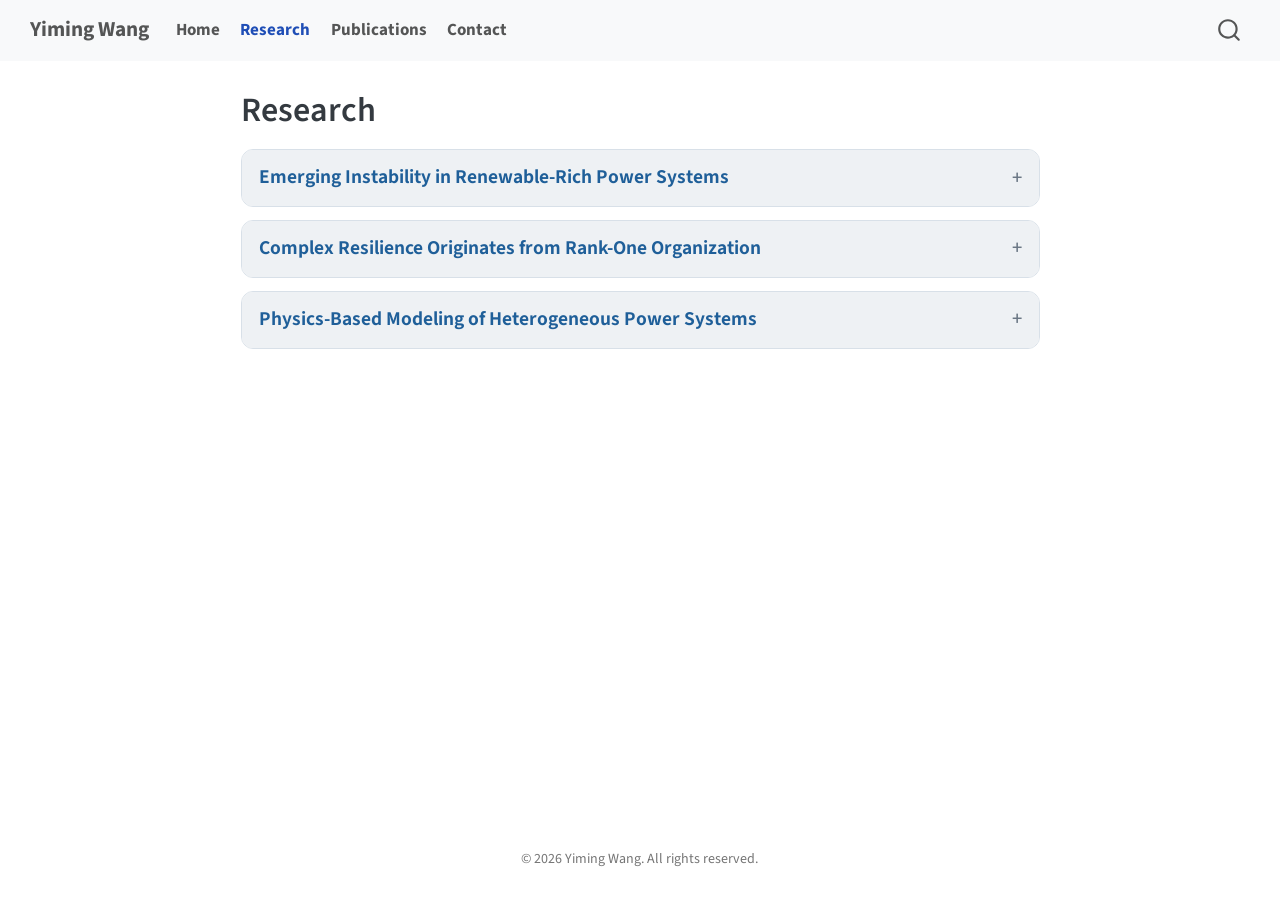
<file: research.html>
<!DOCTYPE html>
<html xmlns="http://www.w3.org/1999/xhtml" lang="en" xml:lang="en"><head>

<meta charset="utf-8">
<meta name="generator" content="quarto-1.9.38">

<meta name="viewport" content="width=device-width, initial-scale=1.0, user-scalable=yes">


<title>Research – Yiming Wang</title>
<style>
/* Default styles provided by pandoc.
** See https://pandoc.org/MANUAL.html#variables-for-html for config info.
*/
code{white-space: pre-wrap;}
span.smallcaps{font-variant: small-caps;}
div.columns{display: flex; gap: min(4vw, 1.5em);}
div.column{flex: auto; overflow-x: auto;}
div.hanging-indent{margin-left: 1.5em; text-indent: -1.5em;}
ul.task-list{list-style: none;}
ul.task-list li input[type="checkbox"] {
  width: 0.8em;
  margin: 0 0.8em 0.2em -1em; /* quarto-specific, see https://github.com/quarto-dev/quarto-cli/issues/4556 */ 
  vertical-align: middle;
}
</style>


<script src="site_libs/quarto-nav/quarto-nav.js"></script>
<script src="site_libs/quarto-nav/headroom.min.js"></script>
<script src="site_libs/clipboard/clipboard.min.js"></script>
<script src="site_libs/quarto-search/autocomplete.umd.js"></script>
<script src="site_libs/quarto-search/fuse.min.js"></script>
<script src="site_libs/quarto-search/quarto-search.js"></script>
<meta name="quarto:offset" content="./">
<script src="site_libs/quarto-html/quarto.js" type="module"></script>
<script src="site_libs/quarto-html/tabsets/tabsets.js" type="module"></script>
<script src="site_libs/quarto-html/popper.min.js"></script>
<script src="site_libs/quarto-html/tippy.umd.min.js"></script>
<script src="site_libs/quarto-html/anchor.min.js"></script>
<link href="site_libs/quarto-html/tippy.css" rel="stylesheet">
<link href="site_libs/quarto-html/quarto-syntax-highlighting-15634bcf2e68342d4ad2dfa704d543f6.css" rel="stylesheet" id="quarto-text-highlighting-styles">
<script src="site_libs/bootstrap/bootstrap.min.js"></script>
<link href="site_libs/bootstrap/bootstrap-icons.css" rel="stylesheet">
<link href="site_libs/bootstrap/bootstrap-a0f9fd0d421825b736dc1bbcbcba2219.min.css" rel="stylesheet" append-hash="true" id="quarto-bootstrap" data-mode="light">
<script id="quarto-search-options" type="application/json">{
  "location": "navbar",
  "copy-button": false,
  "collapse-after": 3,
  "panel-placement": "end",
  "type": "overlay",
  "limit": 50,
  "keyboard-shortcut": [
    "f",
    "/",
    "s"
  ],
  "show-item-context": false,
  "language": {
    "search-no-results-text": "No results",
    "search-matching-documents-text": "matching documents",
    "search-copy-link-title": "Copy link to search",
    "search-hide-matches-text": "Hide additional matches",
    "search-more-match-text": "more match in this document",
    "search-more-matches-text": "more matches in this document",
    "search-clear-button-title": "Clear",
    "search-text-placeholder": "",
    "search-detached-cancel-button-title": "Cancel",
    "search-submit-button-title": "Submit",
    "search-label": "Search"
  }
}</script>
<script async="" src="https://www.googletagmanager.com/gtag/js?id=G-R5DERV7YCC"></script>

<script type="text/javascript">

window.dataLayer = window.dataLayer || [];
function gtag(){dataLayer.push(arguments);}
gtag('js', new Date());
gtag('config', 'G-R5DERV7YCC', { 'anonymize_ip': true});
</script>


<link rel="stylesheet" href="styles.css">
</head>

<body class="nav-fixed fullcontent quarto-light">

<div id="quarto-search-results"></div>
  <header id="quarto-header" class="headroom fixed-top">
    <nav class="navbar navbar-expand-lg " data-bs-theme="dark">
      <div class="navbar-container container-fluid">
      <div class="navbar-brand-container mx-auto">
    <a class="navbar-brand" href="./index.html">
    <span class="navbar-title">Yiming Wang</span>
    </a>
  </div>
            <div id="quarto-search" class="" title="Search"></div>
          <button class="navbar-toggler" type="button" data-bs-toggle="collapse" data-bs-target="#navbarCollapse" aria-controls="navbarCollapse" role="menu" aria-expanded="false" aria-label="Toggle navigation" onclick="if (window.quartoToggleHeadroom) { window.quartoToggleHeadroom(); }">
  <span class="navbar-toggler-icon"></span>
</button>
          <div class="collapse navbar-collapse" id="navbarCollapse">
            <ul class="navbar-nav navbar-nav-scroll me-auto">
  <li class="nav-item">
    <a class="nav-link" href="./index.html"> 
<span class="menu-text">Home</span></a>
  </li>  
  <li class="nav-item">
    <a class="nav-link active" href="./research.html" aria-current="page"> 
<span class="menu-text">Research</span></a>
  </li>  
  <li class="nav-item">
    <a class="nav-link" href="./publications.html"> 
<span class="menu-text">Publications</span></a>
  </li>  
  <li class="nav-item">
    <a class="nav-link" href="./contact.html"> 
<span class="menu-text">Contact</span></a>
  </li>  
</ul>
          </div> <!-- /navcollapse -->
            <div class="quarto-navbar-tools">
</div>
      </div> <!-- /container-fluid -->
    </nav>
</header>
<!-- content -->
<div id="quarto-content" class="quarto-container page-columns page-rows-contents page-layout-article page-navbar">
<!-- sidebar -->
<!-- margin-sidebar -->
    
<!-- main -->
<main class="content" id="quarto-document-content">

<header id="title-block-header" class="quarto-title-block default">
<div class="quarto-title">
<h1 class="title">Research</h1>
</div>



<div class="quarto-title-meta">

    
  
    
  </div>
  


</header>


<div class="research-sections">
<section class="research-part">
<button class="research-part-title" type="button" aria-expanded="false">Emerging Instability in Renewable-Rich Power Systems</button>
<div class="research-part-content" hidden="">
<div class="research-feature">
<div class="research-feature-text">
<p>The 2025 Iberian blackout exposed a fundamental question in network dynamics: How can a localized disturbance generate nonlocal amplification far from its origin, even across thousands of kilometers? Our research shows that this seemingly counterintuitive phenomenon arises from the intrinsic nonnormal dynamics of renewable-rich power grids. In related work, we have further explored the broader dynamical consequences of renewable integration, revealing emerging phenomena such as multistability, evolving stability boundaries, limiter-induced switching, and transitions from equilibrium-dominated to limit-cycle-dominated instability.</p>
<p>Our studies reveal that renewable integration creates new dynamical trade-offs: it can both enhance system resilience and introduce new pathways to instability. Understanding and managing these trade-offs is essential for achieving both decarbonization and grid modernization. By combining advanced control strategies, such as synthetic inertia, with infrastructure upgrades, future power systems can become both cleaner and more resilient without sacrificing one for the other.</p>
<div class="research-references">
<div class="research-references-title">References</div>
<ol>
<li><u>Y. Wang</u>, A. N. Montanari, A. E. Motter. Rethinking the Green Power Grid for Stability, Not Just for Climate. <em>Joule</em>, 10: 102522 (2026).</li>
<li><u>Y. Wang</u>, A. N. Montanari, A. E. Motter. Nonnormal Frequency Dynamics in Renewable-Rich Power Grids. Under review.</li>
<li><u>Y. Wang</u>, S. Xu, H. Sun, et al. Transient Stability Analysis of the CIG-Embedded Power Systems Considering Multiple Stable Equilibrium Points. <em>IEEE Trans. on Power Systems</em>, 40(2): 1518-1531 (2025).</li>
<li><u>Y. Wang</u>, S. Xu, H. Sun, et al. Stability Boundary of Power System with Converter Interfaced Generation: Evolution and Transition Point. <em>IEEE Trans. on Power Systems</em>, 40(1): 893-906 (2025).</li>
<li>S. Xu, <u>Y. Wang</u>, H. Sun, et al. Insights from Renewable Energy Outage Accidents Abroad for Secure and Stable Operation of Power Grids in China. <em>Automation of Electric Power Systems</em>, 48(13): 1-8 (2024).</li>
<li><u>Y. Wang</u>, H. Sun, S. Xu, et al. Transient Stability Analysis and Improvement for the Grid-Connected VSC System with Multi-Limiters. <em>IEEE Trans. on Power Systems</em>, 39(1): 1979-1995 (2024).</li>
</ol>
</div>
</div>
<div class="research-figure-stack">
<figure class="research-figure figure">
<img src="Fig_iberian2.png" alt="Emerging instability phenomena in renewable-rich power systems" class="figure-img">
</figure>
<figure class="research-figure figure">
<img src="NonNormalPropagation_010.gif" alt="Nonnormal disturbance propagation in renewable-rich power systems" class="figure-img">
</figure>
<figure class="research-figure figure">
<img src="Fig_transient1.gif" alt="Animation of emerging instability phenomena in renewable-rich power systems" class="figure-img">
</figure>
<figure class="research-figure figure">
<img src="Fig_iberian3.png" alt="Iberian power outage analysis figure 3" class="figure-img">
</figure>
</div>
</div>
</div>
</section>

<section class="research-part">
<button class="research-part-title" type="button" aria-expanded="false">Complex Resilience Originates from Rank-One Organization</button>
<div class="research-part-content" hidden="">
<div class="research-feature">
<div class="research-feature-text">
<p>My recent research shows that resilience under perturbations, traditionally viewed as a high-dimensional problem, is governed by an underlying low-rank organization. Our mathematical analysis establishes that this low-rank organization is shared across a broad range of natural and engineered systems, providing a unified dynamical mechanism for directional vulnerability, multistability, and critical transitions.</p>
<p>It opens new directions for analyzing and engineering resilience in large-scale complex systems, enabling scalable analysis, reliable prediction, and principled control under perturbations.</p>
<div class="research-references">
<div class="research-references-title">References</div>
<ol>
<li><u>Y. Wang</u>, A. N. Montanari, A. E. Motter. The Rank-One Origin of Resilience in Complex Systems. In preparation.</li>
<li><u>Y. Wang</u>, A. N. Montanari, A. E. Motter. Distributed Lyapunov Functions for Nonlinear Networks. <em>IEEE Control Systems Letters</em>, 9: 486-491 (2025).</li>
</ol>
</div>
</div>
<div class="research-figure-stack">
<figure class="research-figure figure">
<img src="Fig_stability.png" alt="Complex-system stability and resilience" class="figure-img">
</figure>
<figure class="research-figure figure">
<img src="Fig_Letter.png" alt="Rank-one organization and complex resilience" class="figure-img">
</figure>
</div>
</div>
</div>
</section>

<section class="research-part">
<button class="research-part-title" type="button" aria-expanded="false">Physics-Based Modeling of Heterogeneous Power Systems</button>
<div class="research-part-content" hidden="">
<div class="research-feature">
<div class="research-feature-text">
<p>Future power systems are rapidly evolving into heterogeneous dynamical networks, driven by renewable integration, power electronics, and emerging large-scale loads. Recent oscillation events worldwide highlight the growing challenge of accurately modeling their complex dynamics. Our research develops physics-based dynamical models spanning frequencies from 0.1 Hz to 10 kHz, enabling systematic analysis of heterogeneous generation and load dynamics.</p>
<p>These models have reproduced multiple real-world grid disturbances, including the recent western China power-grid disturbance, and have been deployed through commercial decision-support software in regional power grids across China. We further integrate physics-based modeling with intelligent monitoring to enable condition assessment and early fault warning of critical power equipment. As future grids continue to evolve with AI data centers, electrified transportation, and renewable energy, these efforts provide the analytical and monitoring capabilities needed to ensure that future power systems remain secure, reliable, and resilient.</p>
<div class="research-references">
<div class="research-references-title">References</div>
<ol>
<li>B. Qi, <u>Y. Wang</u>, P. Zhang, et al. A Novel Self-Decision Fault Diagnosis Model Based on State-Oriented Correction for Power Transformer. <em>IEEE Trans. on Dielectrics and Electrical Insulation</em>, 27(6): 1778-1786 (2020).</li>
<li>H. Sun, <u>Y. Wang</u>, L. Gao, et al. Research on Unification Stability Criterion for the Power Electronics Dominated Power System (II): Criterion of the Power-Electronic Interfaced Subsystem. <em>Proceedings of the CSEE</em>, 42(6): 2060-2069 (2022).</li>
<li>H. Sun, <u>Y. Wang</u>, L. Gao, et al. Research on Unification Stability Criterion for the Power Electronics Dominated Power System (I): Criterion of the Power-Electronic Interfaced Plant. <em>Proceedings of the CSEE</em>, 42(5): 1713-1723 (2022).</li>
<li>B. Qi, <u>Y. Wang</u>, P. Zhang, et al. A Novel Deep Recurrent Belief Network Model for Trend Prediction of Transformer DGA Data. <em>IEEE Access</em>, 7: 80069-80078 (2019).</li>
</ol>
</div>
</div>
<div class="research-figure-stack">
<figure class="research-figure figure">
<img src="Fig_model1.png" alt="Modeling power grids with heterogeneous energy sources" class="figure-img">
</figure>
<figure class="research-figure figure">
<img src="Fig_model2.png" alt="Heterogeneous power grid modeling workflow" class="figure-img">
</figure>
</div>
</div>
</div>
</section>
</div>

<script>
document.addEventListener("DOMContentLoaded", () => {
  const parts = document.querySelectorAll(".research-part");

  parts.forEach((part) => {
    const button = part.querySelector(".research-part-title");
    const content = part.querySelector(".research-part-content");

    button.addEventListener("click", () => {
      const shouldOpen = !part.classList.contains("is-active");

      parts.forEach((otherPart) => {
        const otherButton = otherPart.querySelector(".research-part-title");
        const otherContent = otherPart.querySelector(".research-part-content");
        const isSelected = shouldOpen && otherPart === part;

        otherPart.classList.toggle("is-active", isSelected);
        otherButton.setAttribute("aria-expanded", String(isSelected));
        otherContent.hidden = !isSelected;
      });
    });
  });
});
</script>



</main> <!-- /main -->
<script id="quarto-html-after-body" type="application/javascript">
  window.document.addEventListener("DOMContentLoaded", function (event) {
    const icon = "";
    const anchorJS = new window.AnchorJS();
    anchorJS.options = {
      placement: 'right',
      icon: icon
    };
    anchorJS.add('.anchored');
    const isCodeAnnotation = (el) => {
      for (const clz of el.classList) {
        if (clz.startsWith('code-annotation-')) {                     
          return true;
        }
      }
      return false;
    }
    const onCopySuccess = function(e) {
      // button target
      const button = e.trigger;
      // don't keep focus
      button.blur();
      // flash "checked"
      button.classList.add('code-copy-button-checked');
      var currentTitle = button.getAttribute("title");
      button.setAttribute("title", "Copied!");
      let tooltip;
      if (window.bootstrap) {
        button.setAttribute("data-bs-toggle", "tooltip");
        button.setAttribute("data-bs-placement", "left");
        button.setAttribute("data-bs-title", "Copied!");
        tooltip = new bootstrap.Tooltip(button, 
          { trigger: "manual", 
            customClass: "code-copy-button-tooltip",
            offset: [0, -8]});
        tooltip.show();    
      }
      setTimeout(function() {
        if (tooltip) {
          tooltip.hide();
          button.removeAttribute("data-bs-title");
          button.removeAttribute("data-bs-toggle");
          button.removeAttribute("data-bs-placement");
        }
        button.setAttribute("title", currentTitle);
        button.classList.remove('code-copy-button-checked');
      }, 1000);
      // clear code selection
      e.clearSelection();
    }
    const getTextToCopy = function(trigger) {
      const outerScaffold = trigger.parentElement.cloneNode(true);
      const codeEl = outerScaffold.querySelector('code');
      for (const childEl of codeEl.children) {
        if (isCodeAnnotation(childEl)) {
          childEl.remove();
        }
      }
      return codeEl.innerText;
    }
    const clipboard = new window.ClipboardJS('.code-copy-button:not([data-in-quarto-modal])', {
      text: getTextToCopy
    });
    clipboard.on('success', onCopySuccess);
    if (window.document.getElementById('quarto-embedded-source-code-modal')) {
      const clipboardModal = new window.ClipboardJS('.code-copy-button[data-in-quarto-modal]', {
        text: getTextToCopy,
        container: window.document.getElementById('quarto-embedded-source-code-modal')
      });
      clipboardModal.on('success', onCopySuccess);
    }
      var localhostRegex = new RegExp(/^(?:http|https):\/\/localhost\:?[0-9]*\//);
      var mailtoRegex = new RegExp(/^mailto:/);
        var filterRegex = new RegExp("https:\/\/yiming-network\.github\.io\/");
      var isInternal = (href) => {
          return filterRegex.test(href) || localhostRegex.test(href) || mailtoRegex.test(href);
      }
      // Inspect non-navigation links and adorn them if external
     var links = window.document.querySelectorAll('a[href]:not(.nav-link):not(.navbar-brand):not(.toc-action):not(.sidebar-link):not(.sidebar-item-toggle):not(.pagination-link):not(.no-external):not([aria-hidden]):not(.dropdown-item):not(.quarto-navigation-tool):not(.about-link)');
      for (var i=0; i<links.length; i++) {
        const link = links[i];
        if (!isInternal(link.href)) {
          // undo the damage that might have been done by quarto-nav.js in the case of
          // links that we want to consider external
          if (link.dataset.originalHref !== undefined) {
            link.href = link.dataset.originalHref;
          }
        }
      }
    function tippyHover(el, contentFn, onTriggerFn, onUntriggerFn) {
      const config = {
        allowHTML: true,
        maxWidth: 500,
        delay: 100,
        arrow: false,
        appendTo: function(el) {
            return el.parentElement;
        },
        interactive: true,
        interactiveBorder: 10,
        theme: 'quarto',
        placement: 'bottom-start',
      };
      if (contentFn) {
        config.content = contentFn;
      }
      if (onTriggerFn) {
        config.onTrigger = onTriggerFn;
      }
      if (onUntriggerFn) {
        config.onUntrigger = onUntriggerFn;
      }
      window.tippy(el, config); 
    }
    const noterefs = window.document.querySelectorAll('a[role="doc-noteref"]');
    for (var i=0; i<noterefs.length; i++) {
      const ref = noterefs[i];
      tippyHover(ref, function() {
        // use id or data attribute instead here
        let href = ref.getAttribute('data-footnote-href') || ref.getAttribute('href');
        try { href = new URL(href).hash; } catch {}
        const id = href.replace(/^#\/?/, "");
        const note = window.document.getElementById(id);
        if (note) {
          return note.innerHTML;
        } else {
          return "";
        }
      });
    }
    const xrefs = window.document.querySelectorAll('a.quarto-xref');
    const processXRef = (id, note) => {
      // Strip column container classes
      const stripColumnClz = (el) => {
        el.classList.remove("page-full", "page-columns");
        if (el.children) {
          for (const child of el.children) {
            stripColumnClz(child);
          }
        }
      }
      stripColumnClz(note)
      if (id === null || id.startsWith('sec-')) {
        // Special case sections, only their first couple elements
        const container = document.createElement("div");
        if (note.children && note.children.length > 2) {
          container.appendChild(note.children[0].cloneNode(true));
          for (let i = 1; i < note.children.length; i++) {
            const child = note.children[i];
            if (child.tagName === "P" && child.innerText === "") {
              continue;
            } else {
              container.appendChild(child.cloneNode(true));
              break;
            }
          }
          if (window.Quarto?.typesetMath) {
            window.Quarto.typesetMath(container);
          }
          return container.innerHTML
        } else {
          if (window.Quarto?.typesetMath) {
            window.Quarto.typesetMath(note);
          }
          return note.innerHTML;
        }
      } else {
        // Remove any anchor links if they are present
        const anchorLink = note.querySelector('a.anchorjs-link');
        if (anchorLink) {
          anchorLink.remove();
        }
        if (window.Quarto?.typesetMath) {
          window.Quarto.typesetMath(note);
        }
        if (note.classList.contains("callout")) {
          return note.outerHTML;
        } else {
          return note.innerHTML;
        }
      }
    }
    for (var i=0; i<xrefs.length; i++) {
      const xref = xrefs[i];
      tippyHover(xref, undefined, function(instance) {
        instance.disable();
        let url = xref.getAttribute('href');
        let hash = undefined; 
        if (url.startsWith('#')) {
          hash = url;
        } else {
          try { hash = new URL(url).hash; } catch {}
        }
        if (hash) {
          const id = hash.replace(/^#\/?/, "");
          const note = window.document.getElementById(id);
          if (note !== null) {
            try {
              const html = processXRef(id, note.cloneNode(true));
              instance.setContent(html);
            } finally {
              instance.enable();
              instance.show();
            }
          } else {
            // See if we can fetch this
            fetch(url.split('#')[0])
            .then(res => res.text())
            .then(html => {
              const parser = new DOMParser();
              const htmlDoc = parser.parseFromString(html, "text/html");
              const note = htmlDoc.getElementById(id);
              if (note !== null) {
                const html = processXRef(id, note);
                instance.setContent(html);
              } 
            }).finally(() => {
              instance.enable();
              instance.show();
            });
          }
        } else {
          // See if we can fetch a full url (with no hash to target)
          // This is a special case and we should probably do some content thinning / targeting
          fetch(url)
          .then(res => res.text())
          .then(html => {
            const parser = new DOMParser();
            const htmlDoc = parser.parseFromString(html, "text/html");
            const note = htmlDoc.querySelector('main.content');
            if (note !== null) {
              // This should only happen for chapter cross references
              // (since there is no id in the URL)
              // remove the first header
              if (note.children.length > 0 && note.children[0].tagName === "HEADER") {
                note.children[0].remove();
              }
              const html = processXRef(null, note);
              instance.setContent(html);
            } 
          }).finally(() => {
            instance.enable();
            instance.show();
          });
        }
      }, function(instance) {
      });
    }
        let selectedAnnoteEl;
        const selectorForAnnotation = ( cell, annotation) => {
          let cellAttr = 'data-code-cell="' + cell + '"';
          let lineAttr = 'data-code-annotation="' +  annotation + '"';
          const selector = 'span[' + cellAttr + '][' + lineAttr + ']';
          return selector;
        }
        const selectCodeLines = (annoteEl) => {
          const doc = window.document;
          const targetCell = annoteEl.getAttribute("data-target-cell");
          const targetAnnotation = annoteEl.getAttribute("data-target-annotation");
          const annoteSpan = window.document.querySelector(selectorForAnnotation(targetCell, targetAnnotation));
          const lines = annoteSpan.getAttribute("data-code-lines").split(",");
          const lineIds = lines.map((line) => {
            return targetCell + "-" + line;
          })
          let top = null;
          let height = null;
          let parent = null;
          if (lineIds.length > 0) {
              //compute the position of the single el (top and bottom and make a div)
              const el = window.document.getElementById(lineIds[0]);
              top = el.offsetTop;
              height = el.offsetHeight;
              parent = el.parentElement.parentElement;
            if (lineIds.length > 1) {
              const lastEl = window.document.getElementById(lineIds[lineIds.length - 1]);
              const bottom = lastEl.offsetTop + lastEl.offsetHeight;
              height = bottom - top;
            }
            if (top !== null && height !== null && parent !== null) {
              // cook up a div (if necessary) and position it 
              let div = window.document.getElementById("code-annotation-line-highlight");
              if (div === null) {
                div = window.document.createElement("div");
                div.setAttribute("id", "code-annotation-line-highlight");
                div.style.position = 'absolute';
                parent.appendChild(div);
              }
              div.style.top = top - 2 + "px";
              div.style.height = height + 4 + "px";
              div.style.left = 0;
              let gutterDiv = window.document.getElementById("code-annotation-line-highlight-gutter");
              if (gutterDiv === null) {
                gutterDiv = window.document.createElement("div");
                gutterDiv.setAttribute("id", "code-annotation-line-highlight-gutter");
                gutterDiv.style.position = 'absolute';
                const codeCell = window.document.getElementById(targetCell);
                const gutter = codeCell.querySelector('.code-annotation-gutter');
                gutter.appendChild(gutterDiv);
              }
              gutterDiv.style.top = top - 2 + "px";
              gutterDiv.style.height = height + 4 + "px";
            }
            selectedAnnoteEl = annoteEl;
          }
        };
        const unselectCodeLines = () => {
          const elementsIds = ["code-annotation-line-highlight", "code-annotation-line-highlight-gutter"];
          elementsIds.forEach((elId) => {
            const div = window.document.getElementById(elId);
            if (div) {
              div.remove();
            }
          });
          selectedAnnoteEl = undefined;
        };
          // Handle positioning of the toggle
      window.addEventListener(
        "resize",
        throttle(() => {
          elRect = undefined;
          if (selectedAnnoteEl) {
            selectCodeLines(selectedAnnoteEl);
          }
        }, 10)
      );
      function throttle(fn, ms) {
      let throttle = false;
      let timer;
        return (...args) => {
          if(!throttle) { // first call gets through
              fn.apply(this, args);
              throttle = true;
          } else { // all the others get throttled
              if(timer) clearTimeout(timer); // cancel #2
              timer = setTimeout(() => {
                fn.apply(this, args);
                timer = throttle = false;
              }, ms);
          }
        };
      }
        // Attach click handler to the DT
        const annoteDls = window.document.querySelectorAll('dt[data-target-cell]');
        for (const annoteDlNode of annoteDls) {
          annoteDlNode.addEventListener('click', (event) => {
            const clickedEl = event.target;
            if (clickedEl !== selectedAnnoteEl) {
              unselectCodeLines();
              const activeEl = window.document.querySelector('dt[data-target-cell].code-annotation-active');
              if (activeEl) {
                activeEl.classList.remove('code-annotation-active');
              }
              selectCodeLines(clickedEl);
              clickedEl.classList.add('code-annotation-active');
            } else {
              // Unselect the line
              unselectCodeLines();
              clickedEl.classList.remove('code-annotation-active');
            }
          });
        }
    const findCites = (el) => {
      const parentEl = el.parentElement;
      if (parentEl) {
        const cites = parentEl.dataset.cites;
        if (cites) {
          return {
            el,
            cites: cites.split(' ')
          };
        } else {
          return findCites(el.parentElement)
        }
      } else {
        return undefined;
      }
    };
    var bibliorefs = window.document.querySelectorAll('a[role="doc-biblioref"]');
    for (var i=0; i<bibliorefs.length; i++) {
      const ref = bibliorefs[i];
      const citeInfo = findCites(ref);
      if (citeInfo) {
        tippyHover(citeInfo.el, function() {
          var popup = window.document.createElement('div');
          citeInfo.cites.forEach(function(cite) {
            var citeDiv = window.document.createElement('div');
            citeDiv.classList.add('hanging-indent');
            citeDiv.classList.add('csl-entry');
            var biblioDiv = window.document.getElementById('ref-' + cite);
            if (biblioDiv) {
              citeDiv.innerHTML = biblioDiv.innerHTML;
            }
            popup.appendChild(citeDiv);
          });
          return popup.innerHTML;
        });
      }
    }
  });
  </script>
</div> <!-- /content -->
<footer class="footer">
  <div class="nav-footer">
    <div class="nav-footer-left">
      &nbsp;
    </div>   
    <div class="nav-footer-center">
<p>© 2026 Yiming Wang. All rights reserved.</p>
</div>
    <div class="nav-footer-right">
      &nbsp;
    </div>
  </div>
</footer>




</body></html>
</file>
<file: site_libs/quarto-html/tippy.css>
.tippy-box[data-animation=fade][data-state=hidden]{opacity:0}[data-tippy-root]{max-width:calc(100vw - 10px)}.tippy-box{position:relative;background-color:#333;color:#fff;border-radius:4px;font-size:14px;line-height:1.4;white-space:normal;outline:0;transition-property:transform,visibility,opacity}.tippy-box[data-placement^=top]>.tippy-arrow{bottom:0}.tippy-box[data-placement^=top]>.tippy-arrow:before{bottom:-7px;left:0;border-width:8px 8px 0;border-top-color:initial;transform-origin:center top}.tippy-box[data-placement^=bottom]>.tippy-arrow{top:0}.tippy-box[data-placement^=bottom]>.tippy-arrow:before{top:-7px;left:0;border-width:0 8px 8px;border-bottom-color:initial;transform-origin:center bottom}.tippy-box[data-placement^=left]>.tippy-arrow{right:0}.tippy-box[data-placement^=left]>.tippy-arrow:before{border-width:8px 0 8px 8px;border-left-color:initial;right:-7px;transform-origin:center left}.tippy-box[data-placement^=right]>.tippy-arrow{left:0}.tippy-box[data-placement^=right]>.tippy-arrow:before{left:-7px;border-width:8px 8px 8px 0;border-right-color:initial;transform-origin:center right}.tippy-box[data-inertia][data-state=visible]{transition-timing-function:cubic-bezier(.54,1.5,.38,1.11)}.tippy-arrow{width:16px;height:16px;color:#333}.tippy-arrow:before{content:"";position:absolute;border-color:transparent;border-style:solid}.tippy-content{position:relative;padding:5px 9px;z-index:1}
</file>
<file: site_libs/quarto-html/quarto-syntax-highlighting-15634bcf2e68342d4ad2dfa704d543f6.css>
/* quarto syntax highlight colors */
:root {
  --quarto-hl-ot-color: #003B4F;
  --quarto-hl-at-color: #657422;
  --quarto-hl-ss-color: #20794D;
  --quarto-hl-an-color: #5E5E5E;
  --quarto-hl-fu-color: #4758AB;
  --quarto-hl-st-color: #20794D;
  --quarto-hl-cf-color: #003B4F;
  --quarto-hl-op-color: #5E5E5E;
  --quarto-hl-er-color: #AD0000;
  --quarto-hl-bn-color: #AD0000;
  --quarto-hl-al-color: #AD0000;
  --quarto-hl-va-color: #111111;
  --quarto-hl-bu-color: inherit;
  --quarto-hl-ex-color: inherit;
  --quarto-hl-pp-color: #AD0000;
  --quarto-hl-in-color: #5E5E5E;
  --quarto-hl-vs-color: #20794D;
  --quarto-hl-wa-color: #5E5E5E;
  --quarto-hl-do-color: #5E5E5E;
  --quarto-hl-im-color: #00769E;
  --quarto-hl-ch-color: #20794D;
  --quarto-hl-dt-color: #AD0000;
  --quarto-hl-fl-color: #AD0000;
  --quarto-hl-co-color: #5E5E5E;
  --quarto-hl-cv-color: #5E5E5E;
  --quarto-hl-cn-color: #8f5902;
  --quarto-hl-sc-color: #5E5E5E;
  --quarto-hl-dv-color: #AD0000;
  --quarto-hl-kw-color: #003B4F;
}

/* other quarto variables */
:root {
  --quarto-font-monospace: SFMono-Regular, Menlo, Monaco, Consolas, "Liberation Mono", "Courier New", monospace;
}

/* syntax highlight based on Pandoc's rules */
pre > code.sourceCode > span {
  color: #003B4F;
}

code.sourceCode > span {
  color: #003B4F;
}

div.sourceCode,
div.sourceCode pre.sourceCode {
  color: #003B4F;
}

/* Normal */
code span {
  color: #003B4F;
}

/* Alert */
code span.al {
  color: #AD0000;
  font-style: inherit;
}

/* Annotation */
code span.an {
  color: #5E5E5E;
  font-style: inherit;
}

/* Attribute */
code span.at {
  color: #657422;
  font-style: inherit;
}

/* BaseN */
code span.bn {
  color: #AD0000;
  font-style: inherit;
}

/* BuiltIn */
code span.bu {
  font-style: inherit;
}

/* ControlFlow */
code span.cf {
  color: #003B4F;
  font-weight: bold;
  font-style: inherit;
}

/* Char */
code span.ch {
  color: #20794D;
  font-style: inherit;
}

/* Constant */
code span.cn {
  color: #8f5902;
  font-style: inherit;
}

/* Comment */
code span.co {
  color: #5E5E5E;
  font-style: inherit;
}

/* CommentVar */
code span.cv {
  color: #5E5E5E;
  font-style: italic;
}

/* Documentation */
code span.do {
  color: #5E5E5E;
  font-style: italic;
}

/* DataType */
code span.dt {
  color: #AD0000;
  font-style: inherit;
}

/* DecVal */
code span.dv {
  color: #AD0000;
  font-style: inherit;
}

/* Error */
code span.er {
  color: #AD0000;
  font-style: inherit;
}

/* Extension */
code span.ex {
  font-style: inherit;
}

/* Float */
code span.fl {
  color: #AD0000;
  font-style: inherit;
}

/* Function */
code span.fu {
  color: #4758AB;
  font-style: inherit;
}

/* Import */
code span.im {
  color: #00769E;
  font-style: inherit;
}

/* Information */
code span.in {
  color: #5E5E5E;
  font-style: inherit;
}

/* Keyword */
code span.kw {
  color: #003B4F;
  font-weight: bold;
  font-style: inherit;
}

/* Operator */
code span.op {
  color: #5E5E5E;
  font-style: inherit;
}

/* Other */
code span.ot {
  color: #003B4F;
  font-style: inherit;
}

/* Preprocessor */
code span.pp {
  color: #AD0000;
  font-style: inherit;
}

/* SpecialChar */
code span.sc {
  color: #5E5E5E;
  font-style: inherit;
}

/* SpecialString */
code span.ss {
  color: #20794D;
  font-style: inherit;
}

/* String */
code span.st {
  color: #20794D;
  font-style: inherit;
}

/* Variable */
code span.va {
  color: #111111;
  font-style: inherit;
}

/* VerbatimString */
code span.vs {
  color: #20794D;
  font-style: inherit;
}

/* Warning */
code span.wa {
  color: #5E5E5E;
  font-style: italic;
}

.prevent-inlining {
  content: "</";
}

/*# sourceMappingURL=f23921c56f73e400b49028c9186a1aa0.css.map */
</file>
<file: styles.css>
.navbar-brand,
.navbar-nav .nav-link {
  font-weight: 700;
}

.author-self {
  color: #1f5f99;
  font-weight: 600;
}

.publications-page {
  font-size: 0.875rem;
}

.publications-list ol {
  list-style: none;
  margin-top: 0.65rem;
  padding-left: 0;
}

.publications-list {
  margin-bottom: 2rem;
}

.journal-list ol {
  counter-reset: publication 16;
}

.conference-list ol {
  counter-reset: publication 14;
}

.patent-list ol {
  counter-reset: publication 11;
}

.publications-list ol > li {
  counter-increment: publication -1;
  font-size: 0.875rem;
  line-height: 1.45;
  margin-bottom: 0.45rem;
  padding-left: 3.35rem;
  position: relative;
}

.publications-list ol > li::before {
  color: #000;
  font-weight: 400;
  left: 0;
  position: absolute;
  width: 2.9rem;
}

.publication-section-title {
  font-size: 1.15rem;
  margin-top: 1.8rem;
}

.journal-list ol > li::before {
  content: "[J" counter(publication) "]";
}

.conference-list ol > li::before {
  content: "[C" counter(publication) "]";
}

.patent-list ol > li::before {
  content: "[P" counter(publication) "]";
}

.publications-list p {
  font-size: 0.875rem;
  line-height: 1.45;
  margin-bottom: 0;
  text-align: left;
}

.doi-button {
  border: 1px solid #1f5f99;
  border-radius: 4px;
  color: #1f5f99;
  display: inline-block;
  font-size: 0.78rem;
  font-weight: 600;
  line-height: 1;
  margin-left: 0.25rem;
  padding: 0.18rem 0.38rem;
  text-decoration: none;
  text-transform: uppercase;
}

.doi-button:hover,
.doi-button:focus {
  background: #1f5f99;
  color: #fff;
  text-decoration: none;
}

.quarto-about-solana .about-contents {
  max-width: 1200px;
}

.quarto-about-solana.column-body {
  grid-column: page-start / page-end;
}

.quarto-about-solana .about-contents p {
  text-align: justify;
}

main.content p,
main.content li {
  text-align: justify;
}

#selected-publications + ul {
  list-style: none;
  padding-left: 0;
}

#selected-publications + ul > li {
  margin-bottom: 0.9rem;
}

.news-more {
  margin-top: 1rem;
}

.news-back {
  margin-top: 0;
  text-align: right;
}

.more-button {
  border: 1px solid #1f5f99;
  border-radius: 4px;
  color: #1f5f99;
  display: inline-block;
  font-weight: 650;
  padding: 0.35rem 0.7rem;
  text-decoration: none;
}

.more-button:hover,
.more-button:focus {
  background: #1f5f99;
  color: #fff;
  text-decoration: none;
}

.research-sections {
  display: grid;
  gap: 0.75rem;
  margin-top: 1rem;
}

.research-part {
  background: #fff;
  border: 1px solid #d8e0e8;
  border-radius: 12px;
  overflow: hidden;
  padding: 0;
}

.research-part-title {
  align-items: center;
  background: #eef1f4;
  border: 0;
  color: #1f5f99;
  cursor: pointer;
  display: flex;
  font-size: 1.15rem;
  font-weight: 650;
  justify-content: space-between;
  padding: 0.75rem 1rem;
  text-align: left;
  width: 100%;
}

.research-part-title::after {
  color: #6b7785;
  content: "+";
  font-size: 1.2rem;
  font-weight: 500;
}

.research-part.is-active .research-part-title::after {
  content: "-";
}

.research-part-title:hover,
.research-part-title:focus {
  color: #17476f;
}

.research-part-content {
  background: #fff;
  font-size: 0.94rem;
  line-height: 1.36;
  padding: 0.85rem 1rem 1rem;
}

.research-part-content p {
  margin-bottom: 0.45rem;
}

.research-part-content p:last-child {
  margin-bottom: 0;
}

.research-feature {
  align-items: start;
  display: grid;
  gap: 1.25rem;
  grid-template-columns: minmax(0, 1fr) minmax(240px, 34%);
}

.research-figure {
  margin: 0;
}

.research-figure-stack {
  display: grid;
  gap: 0.75rem;
}

.research-figure img {
  border-radius: 6px;
  display: block;
  height: auto;
  width: 100%;
}

.research-video {
  border-radius: 6px;
  display: block;
  height: auto;
  width: 100%;
}

.research-references {
  font-size: 0.86rem;
  line-height: 1.28;
  margin-top: 0.75rem;
}

.research-references-title {
  color: #596673;
  font-size: 0.88rem;
  font-weight: 650;
  margin-bottom: 0.35rem;
}

.research-references ol {
  margin-bottom: 0;
  padding-left: 1.25rem;
}

.research-references li {
  margin-bottom: 0.18rem;
}

.contact-list {
  display: grid;
  gap: 1rem;
  margin-top: 1.2rem;
  max-width: 720px;
}

.contact-item {
  align-items: flex-start;
  border-bottom: 1px solid #d8e0e8;
  display: grid;
  gap: 0.85rem;
  grid-template-columns: 2.3rem 1fr;
  padding-bottom: 1rem;
}

.contact-icon {
  align-items: center;
  background: #f2f7fb;
  border: 1px solid #cfd7df;
  border-radius: 6px;
  color: #1f5f99;
  display: inline-flex;
  height: 2.3rem;
  justify-content: center;
  width: 2.3rem;
}

.contact-label {
  color: #596673;
  font-size: 0.82rem;
  font-weight: 650;
  margin-bottom: 0.15rem;
  text-transform: uppercase;
}

.contact-value {
  font-size: 1rem;
}

.contact-value a {
  color: #1f5f99;
  text-decoration: none;
}

.contact-value a:hover,
.contact-value a:focus {
  text-decoration: underline;
}

.profile-header {
  align-items: center;
  display: flex;
  flex-direction: column;
  gap: 0.8rem;
  float: right;
  margin: 1.35rem 0 1.5rem 2rem;
  max-width: 300px;
  width: 34%;
}

.profile-photo {
  border-radius: 6px;
  max-width: 300px;
  width: 100%;
}

.profile-links {
  width: 100%;
}

.profile-links p {
  display: grid;
  gap: 0.45rem;
  grid-template-columns: repeat(2, minmax(0, 1fr));
  margin: 0;
  text-align: center;
}

.profile-link {
  align-items: center;
  border: 1px solid #cfd7df;
  border-radius: 4px;
  color: #1f5f99;
  display: inline-flex;
  font-size: 0.86rem;
  gap: 0.28rem;
  font-weight: 600;
  justify-content: center;
  line-height: 1;
  padding: 0.35rem 0.55rem;
  text-decoration: none;
}

.profile-link:nth-child(2) {
  grid-column: 1 / -1;
  grid-row: 2;
}

.profile-link:nth-child(3) {
  grid-column: 2;
  grid-row: 1;
}

.profile-link:hover,
.profile-link:focus {
  background: #f2f7fb;
  border-color: #1f5f99;
  text-decoration: none;
}

@media (max-width: 700px) {
  .profile-header {
    float: none;
    margin: 1rem auto 1.5rem;
    max-width: 240px;
    width: 68%;
  }

  .profile-photo {
    max-width: 240px;
    width: 100%;
  }

  .profile-links p {
    grid-template-columns: 1fr;
    text-align: center;
  }

  .profile-link:nth-child(2),
  .profile-link:nth-child(3) {
    grid-column: auto;
    grid-row: auto;
  }

  .research-feature {
    grid-template-columns: 1fr;
  }

  .research-figure {
    margin-top: 0.85rem;
  }
}
</file>
